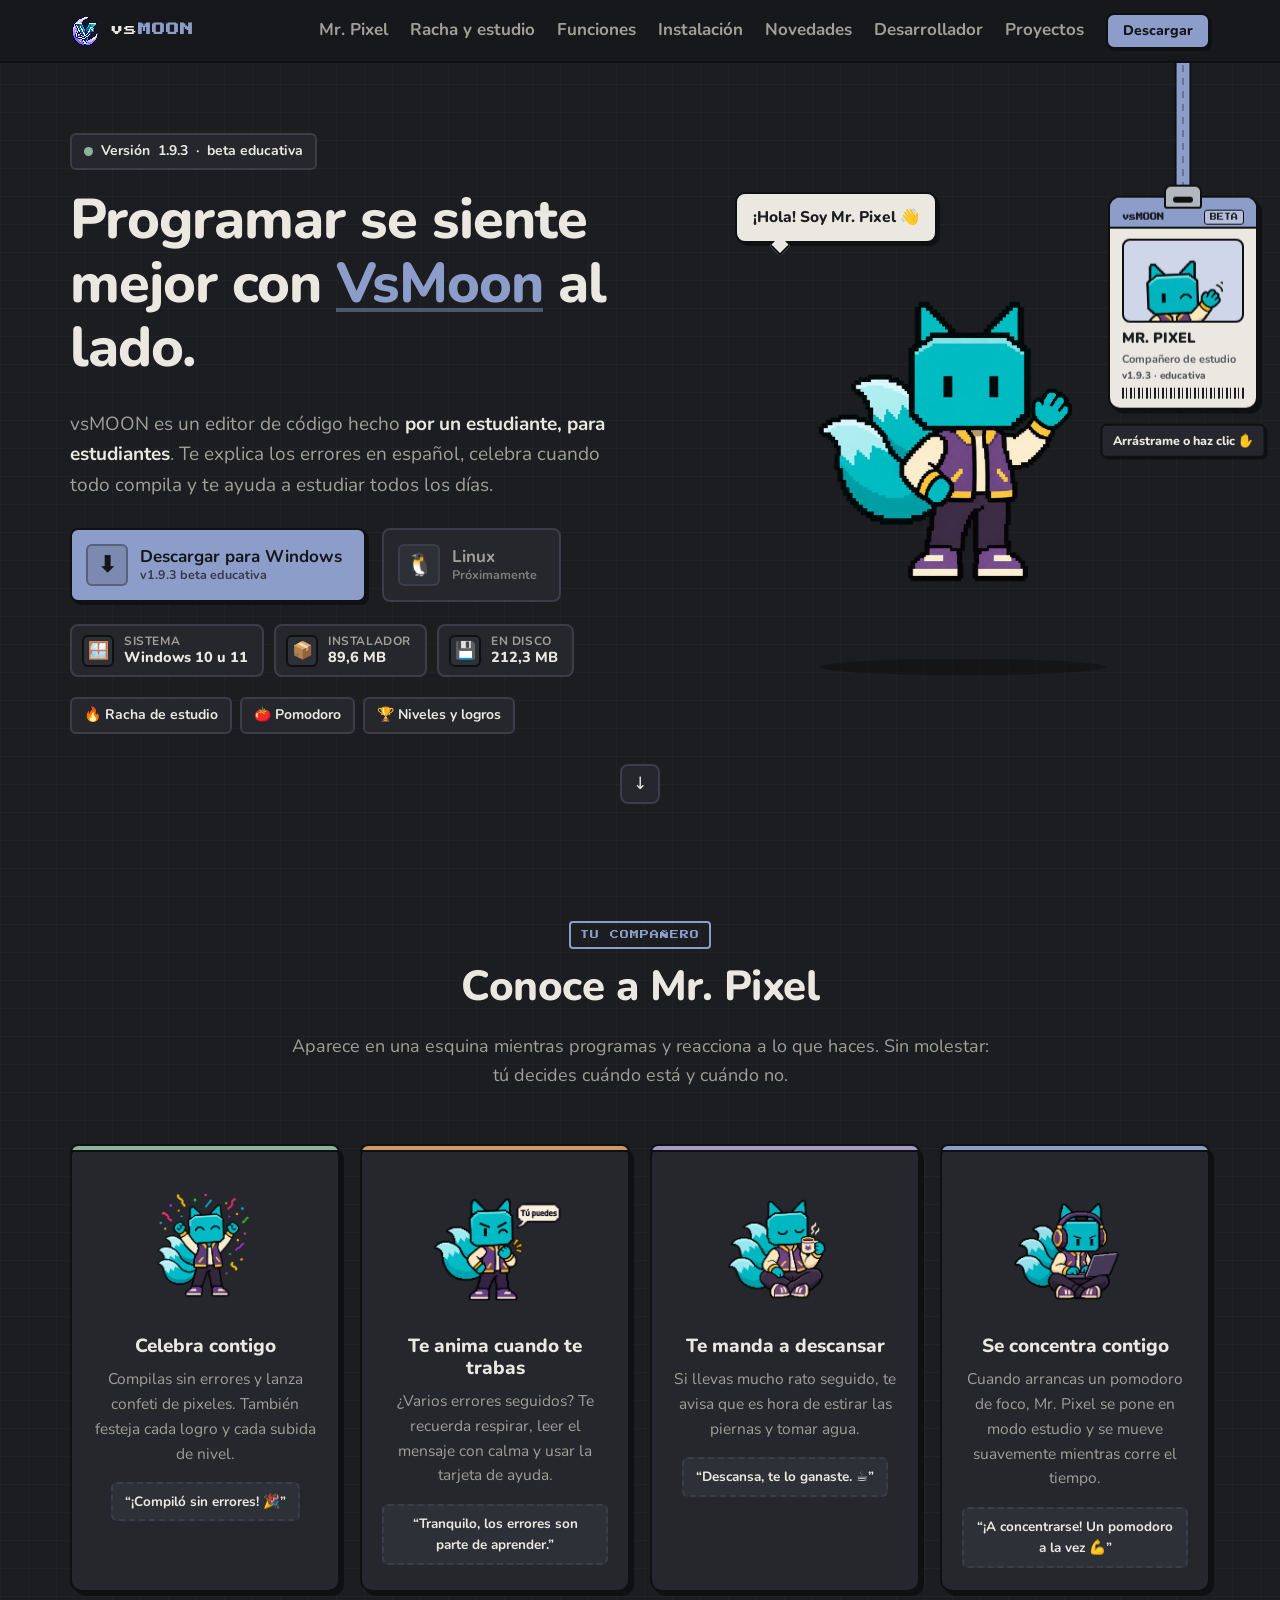
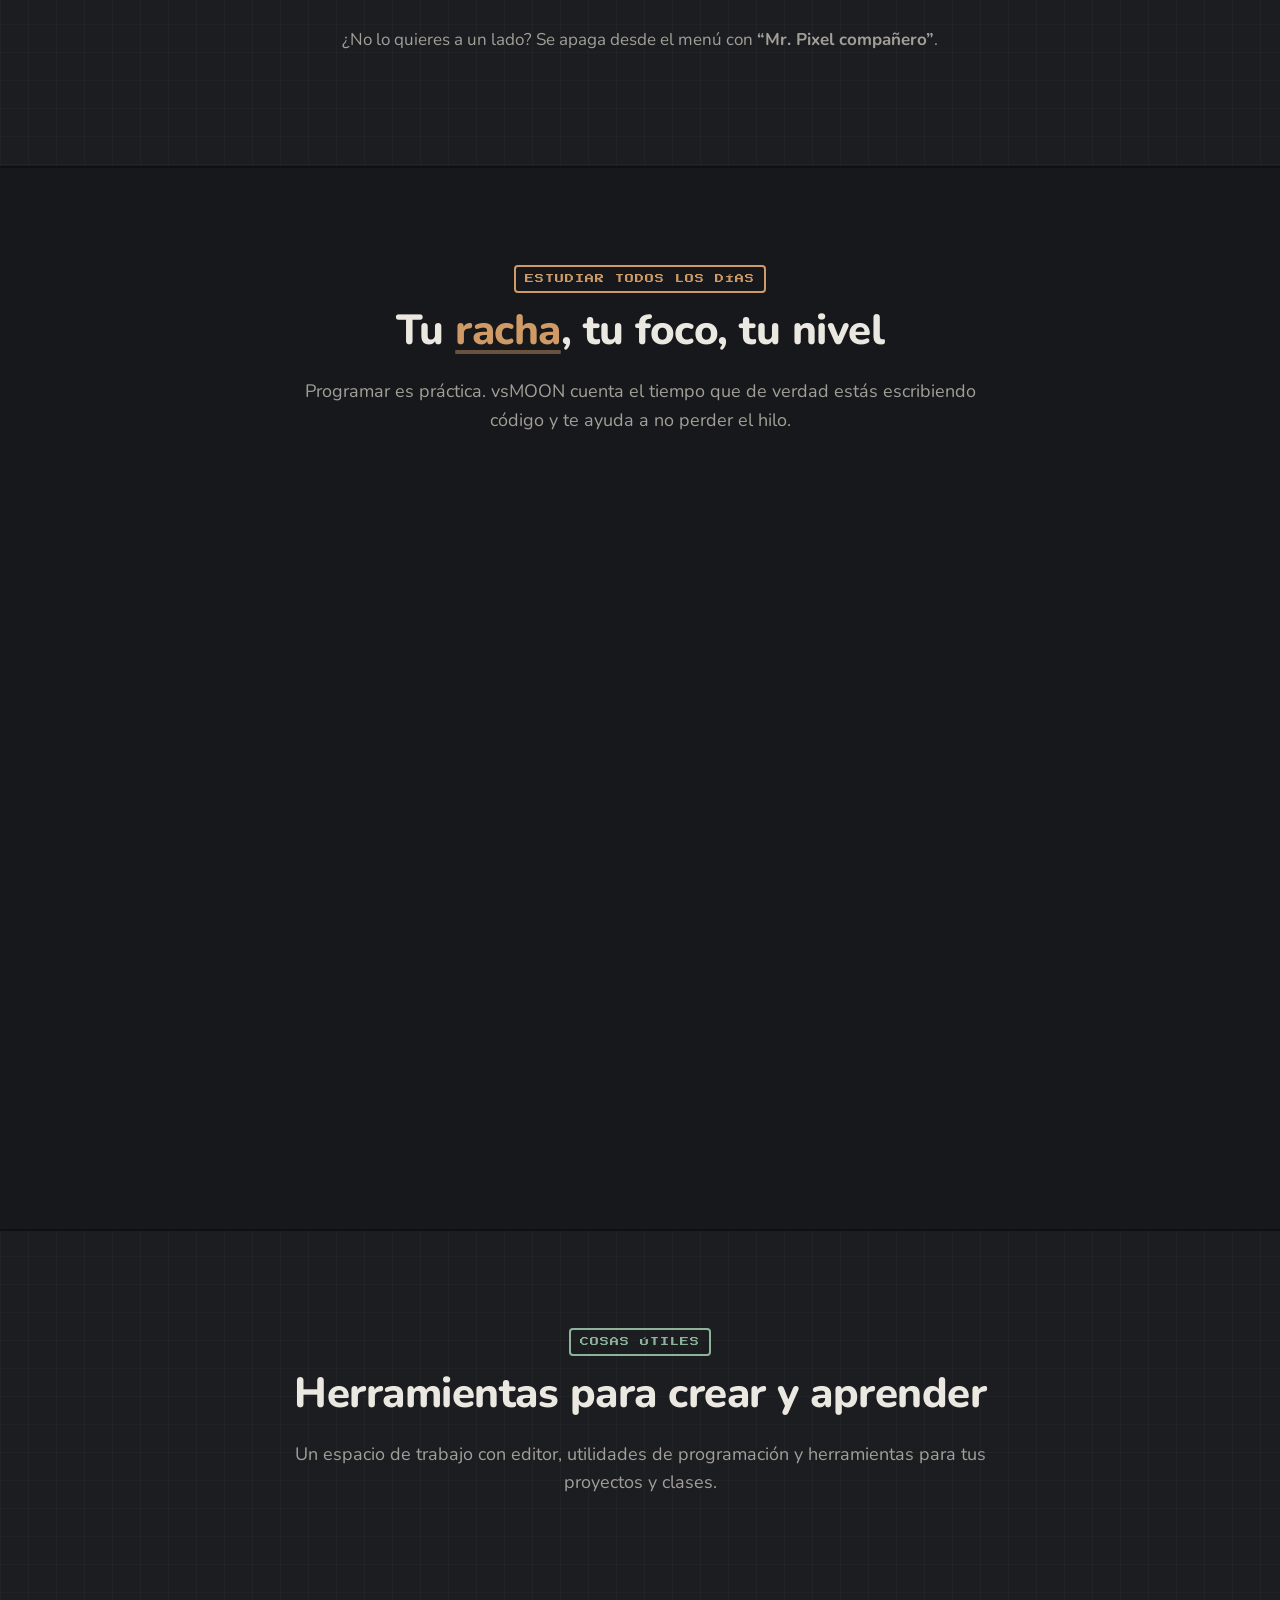
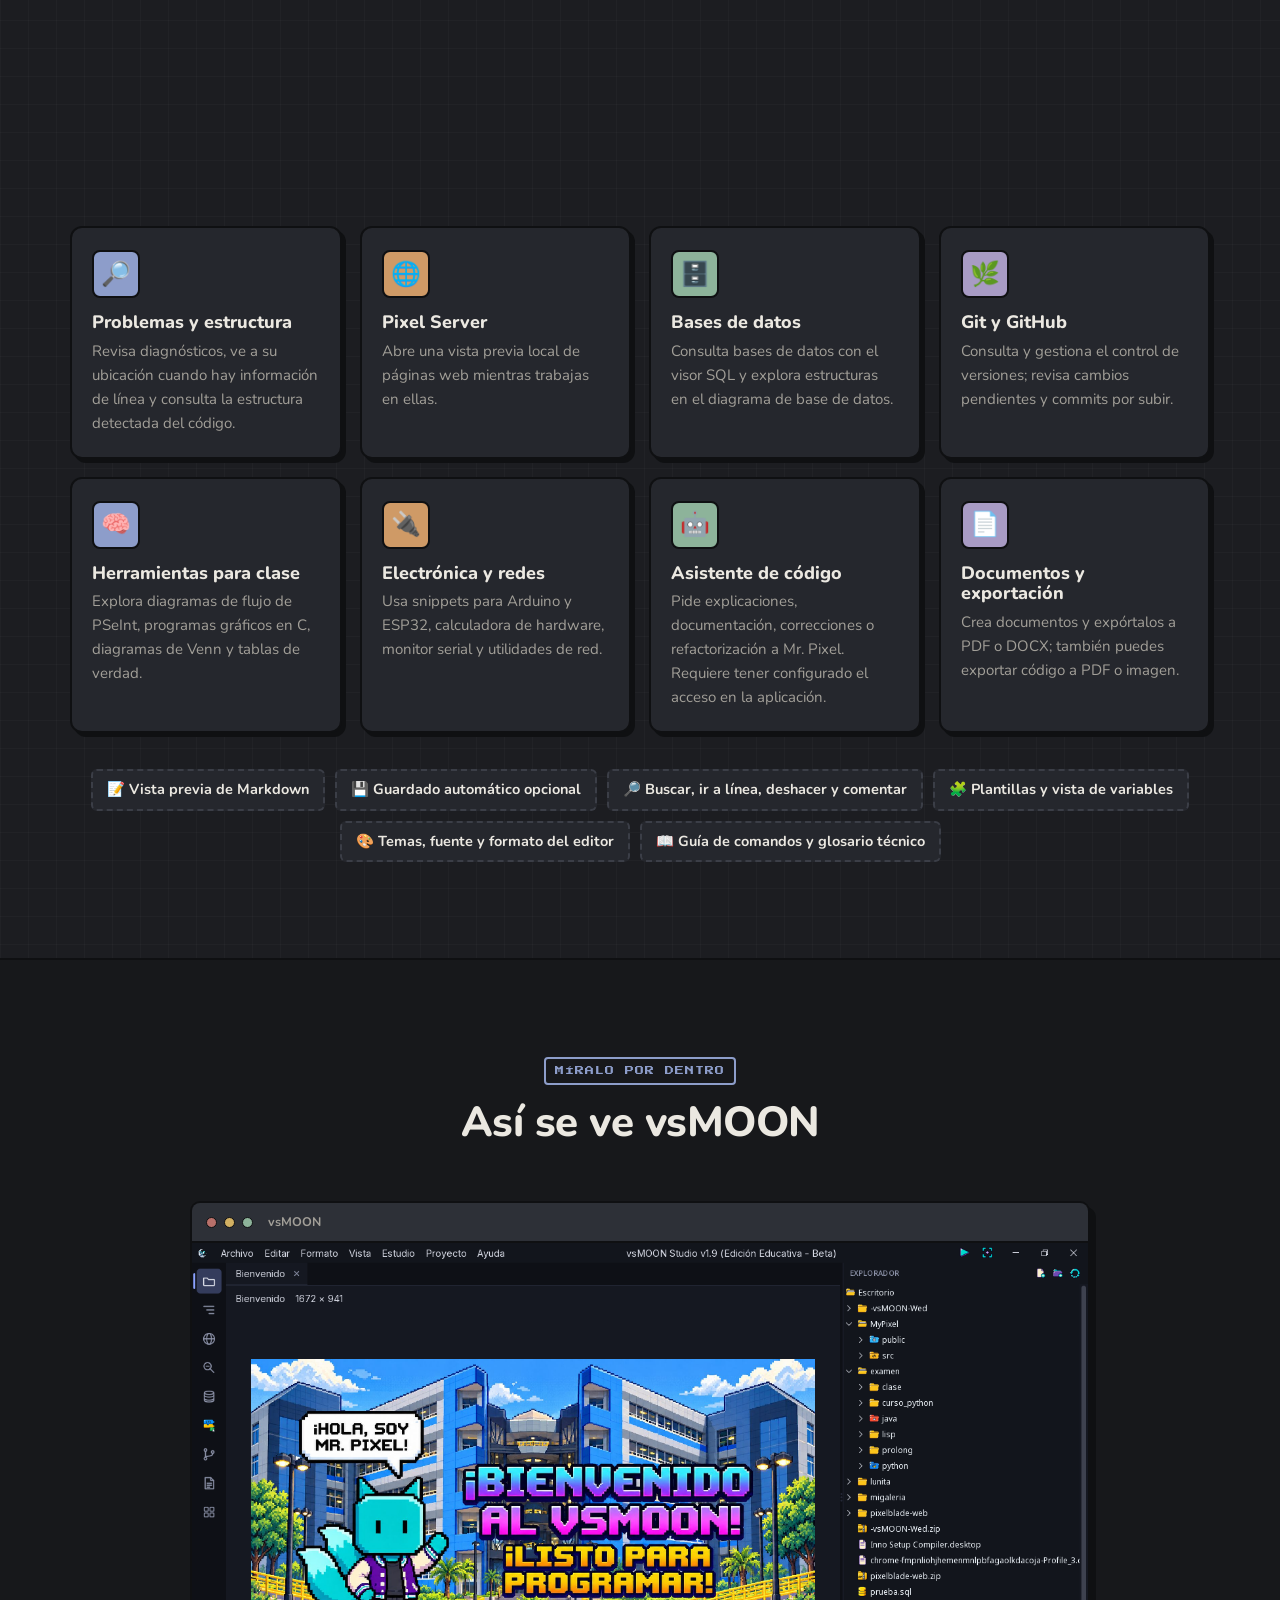
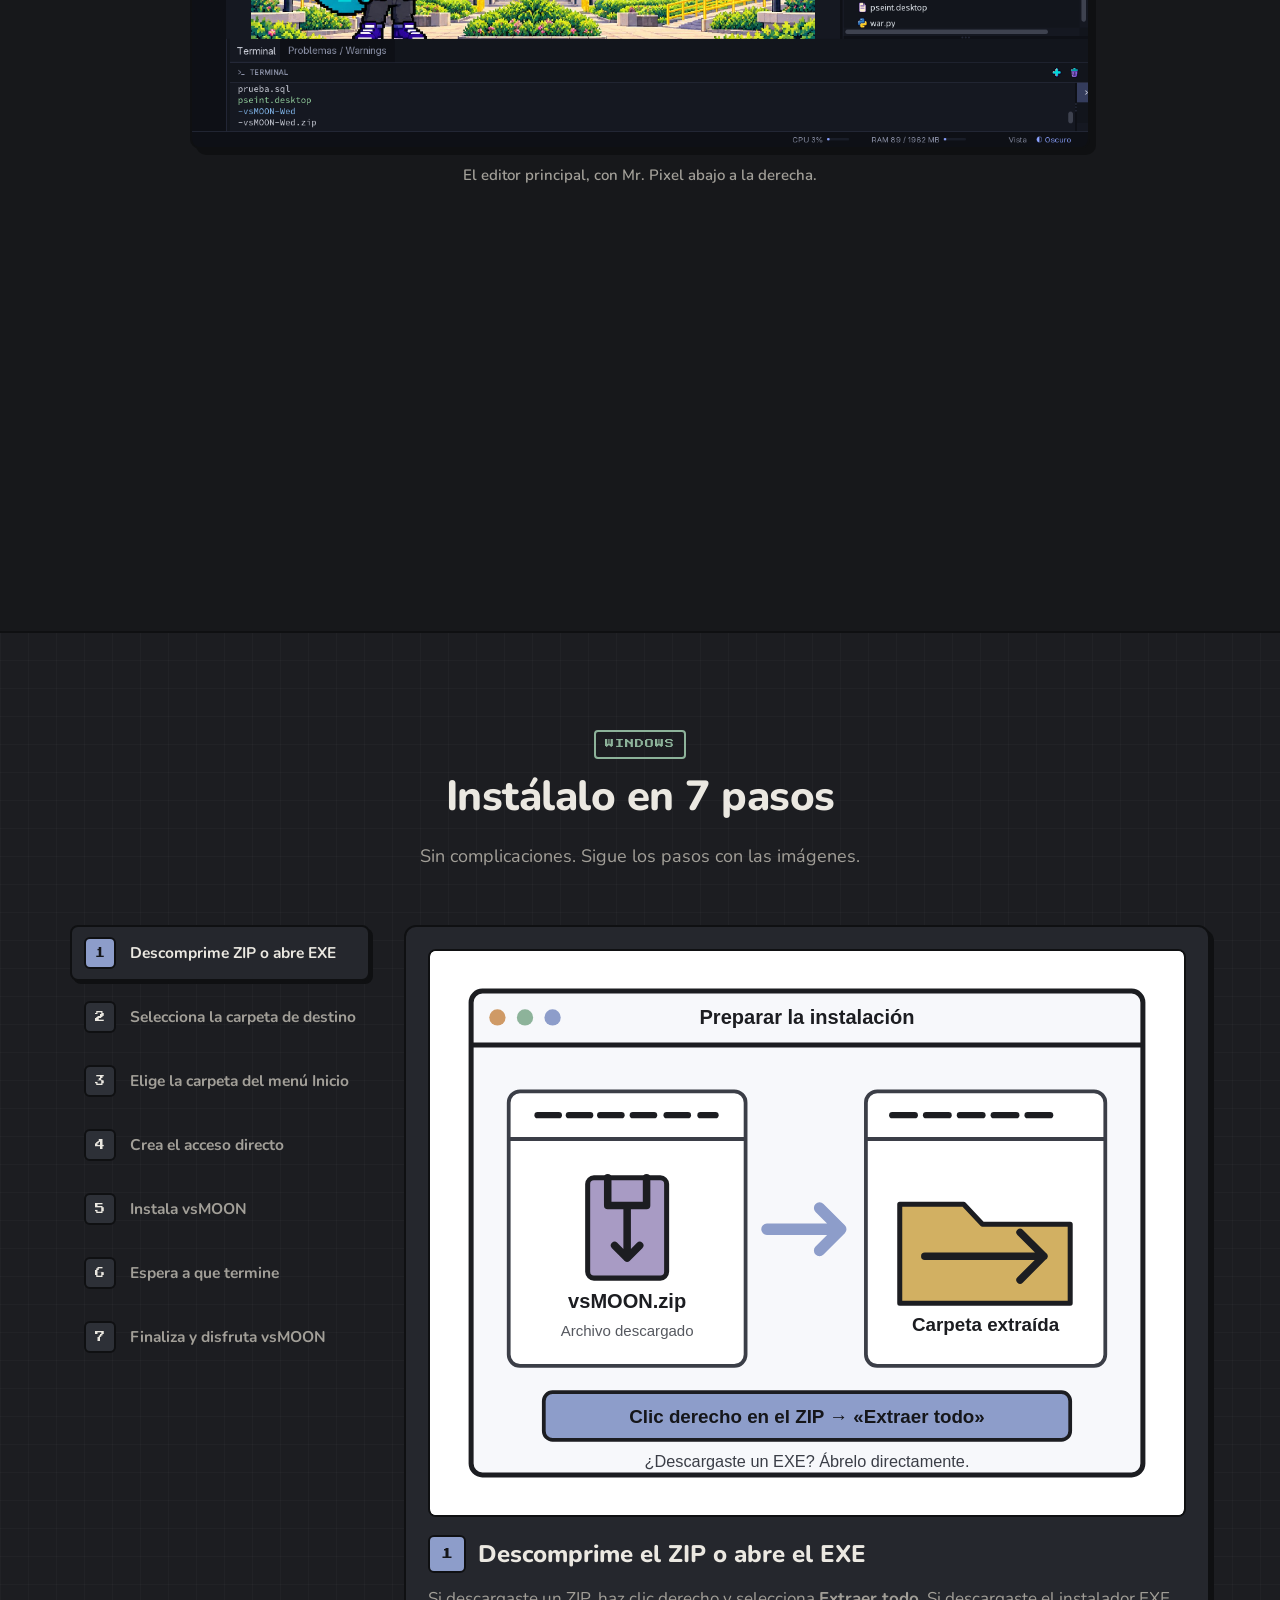
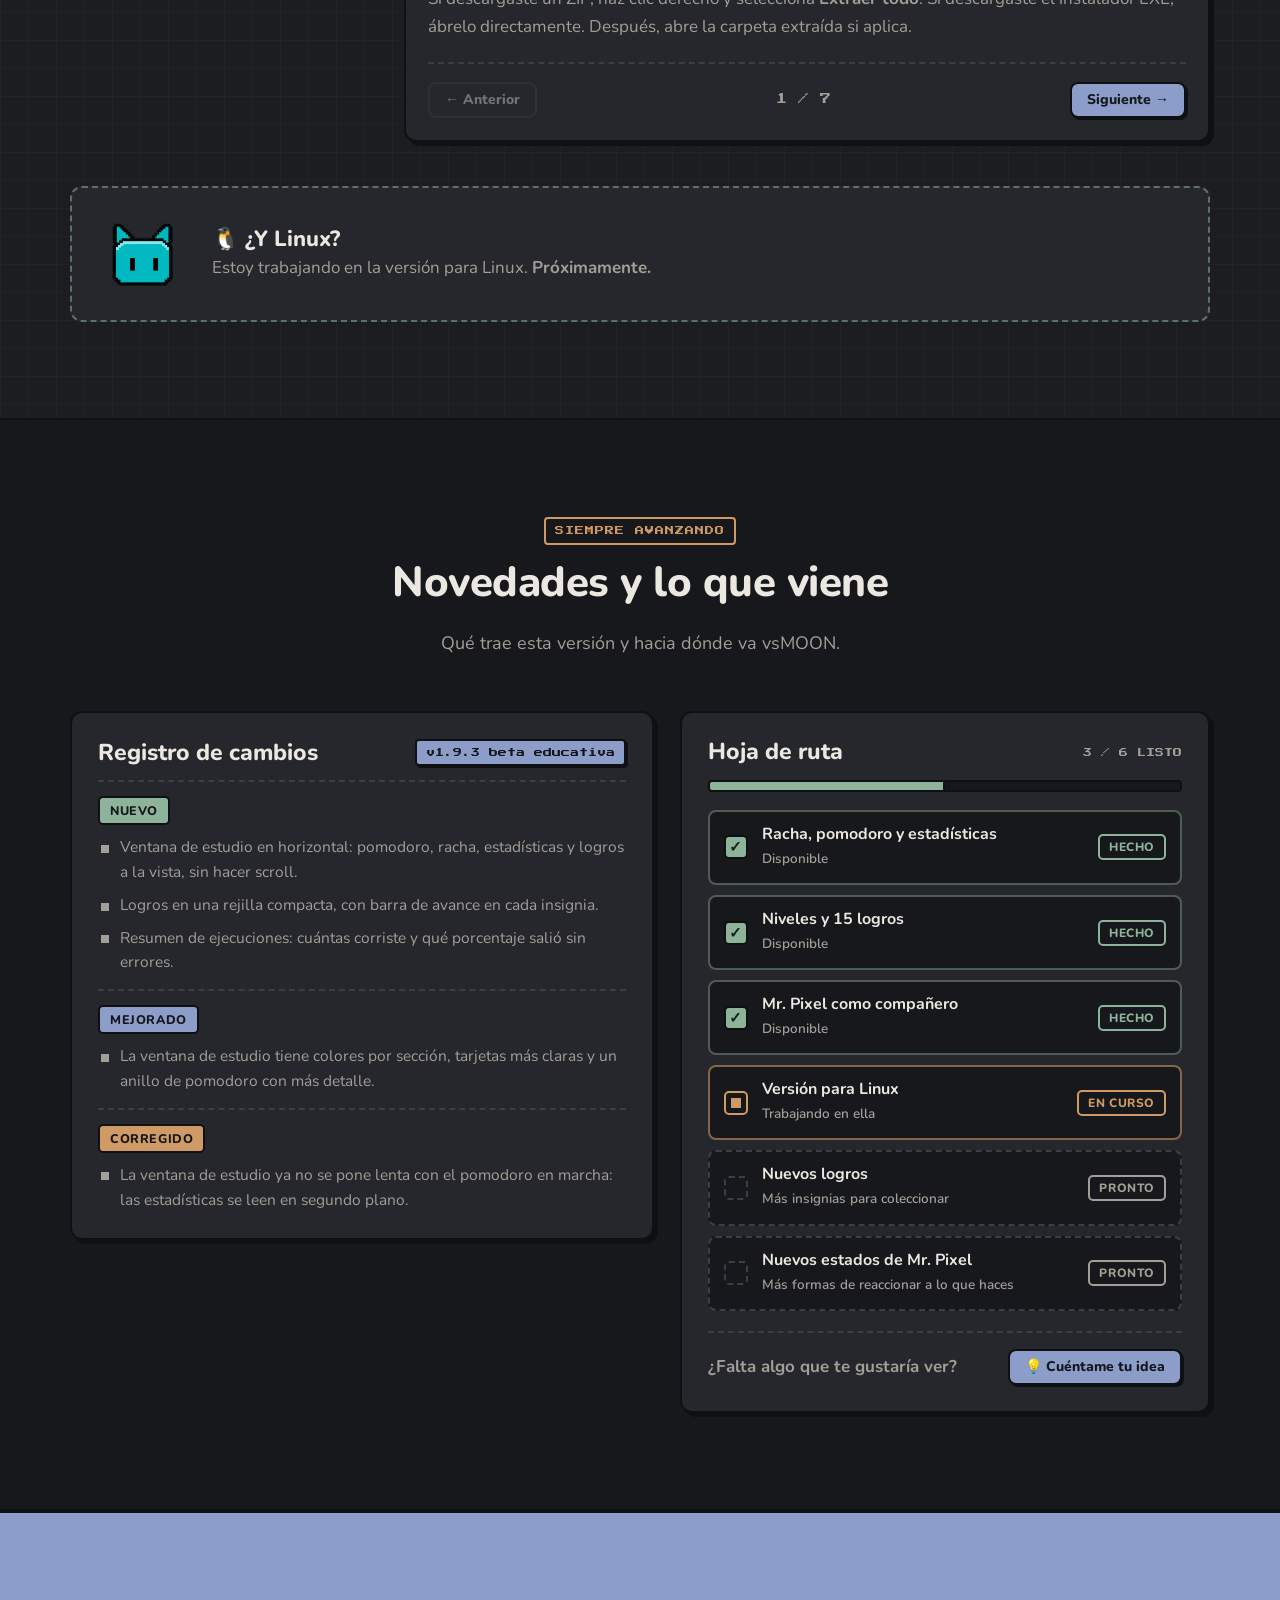
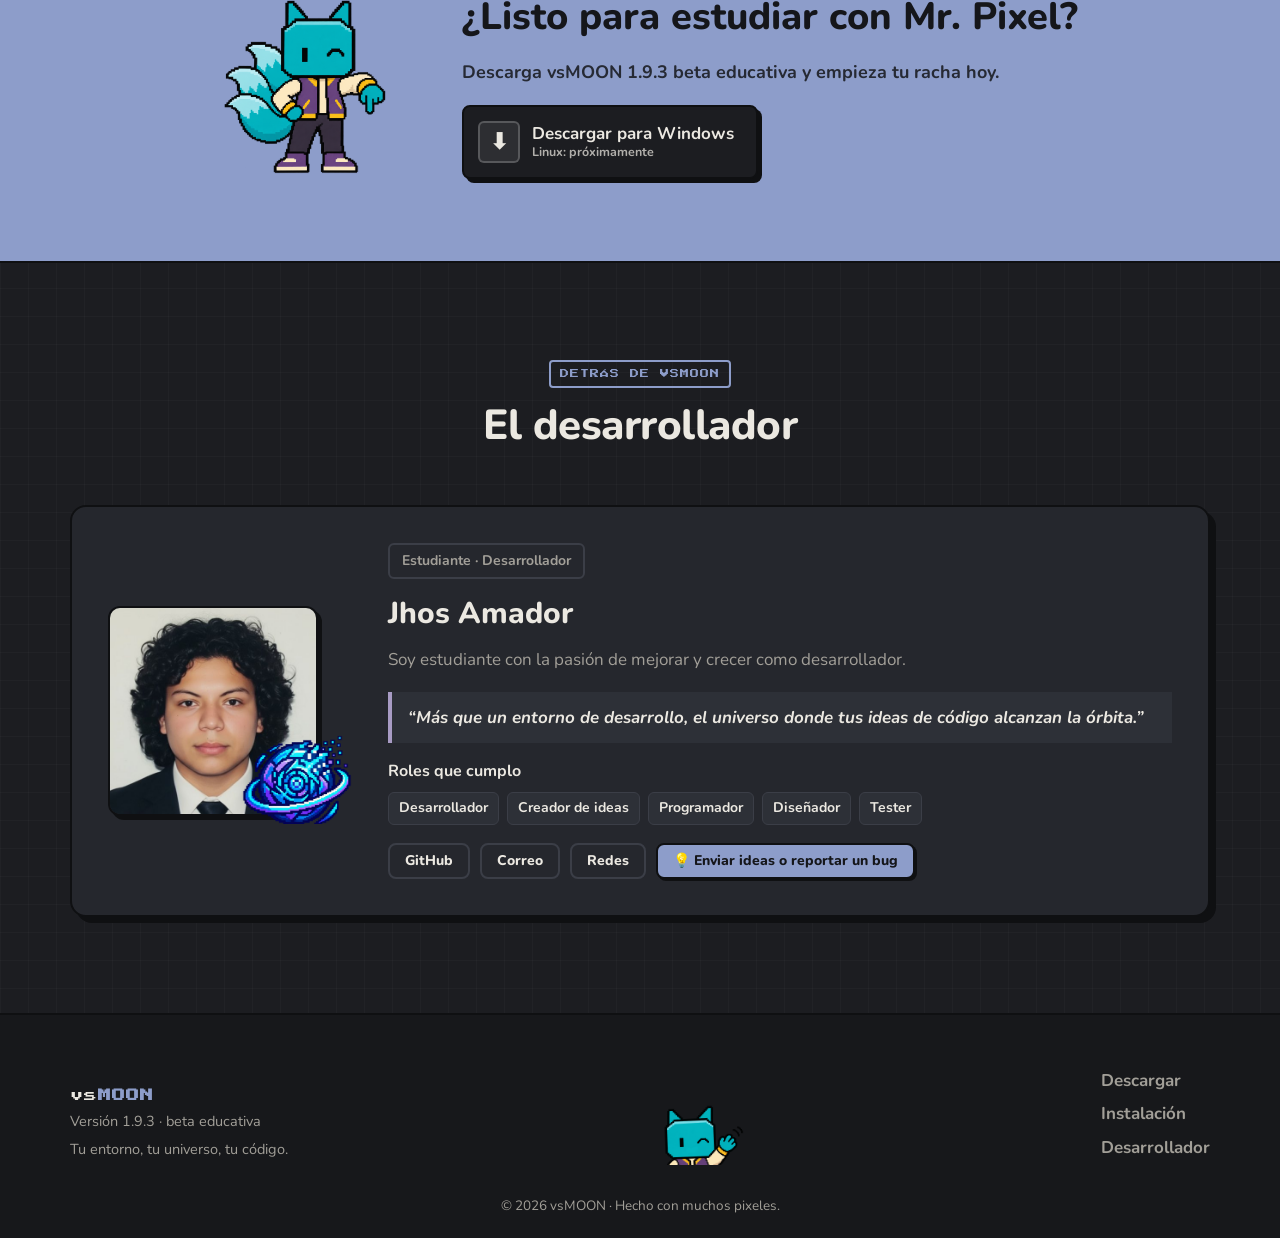
<file: index.html>
<!doctype html>
<html lang="es" class="no-js">
<head>
  <meta charset="utf-8">
  <meta name="viewport" content="width=device-width, initial-scale=1">
  <title>vsMOON · el editor con Mr. Pixel para estudiantes</title>
  <meta name="description" content="vsMOON es un editor de código hecho por un estudiante, para estudiantes. Con Mr. Pixel como compañero, racha de estudio, pomodoro, niveles y logros. Versión 1.9.1 beta educativa.">
  <meta name="theme-color" content="#1c1d21">

  <!-- ===== IMAGEN PARA COMPARTIR (WhatsApp, Discord, Telegram, Facebook, X) ===== -->
  <meta property="og:type" content="website">
  <meta property="og:site_name" content="vsMOON">
  <meta property="og:locale" content="es_ES">
  <meta property="og:title" content="vsMOON 1.9.1 beta · el editor con Mr. Pixel para estudiantes">
  <meta property="og:description" content="Un editor de código hecho por un estudiante, para estudiantes. Errores en español, racha de estudio, pomodoro, niveles y logros.">
  <meta property="og:url" content="https://css40.github.io/download-vsmoon/">
  <meta property="og:image" content="https://css40.github.io/download-vsmoon/img/compartir.png">
  <meta property="og:image:width" content="1200">
  <meta property="og:image:height" content="630">
  <meta property="og:image:alt" content="Mr. Pixel y el nombre vsMOON, versión 1.9.1 beta educativa">
  <meta name="twitter:card" content="summary_large_image">
  <meta name="twitter:title" content="vsMOON 1.9.1 beta · el editor con Mr. Pixel para estudiantes">
  <meta name="twitter:description" content="Un editor de código hecho por un estudiante, para estudiantes.">
  <meta name="twitter:image" content="https://css40.github.io/download-vsmoon/img/compartir.png">
  <link rel="icon" type="image/png" href="img/proyectos/vsmoon-android/logo.png">
  <link rel="preconnect" href="https://fonts.googleapis.com">
  <link rel="preconnect" href="https://fonts.gstatic.com" crossorigin>
  <link href="https://fonts.googleapis.com/css2?family=Nunito:wght@400;600;700;800;900&family=Press+Start+2P&display=swap" rel="stylesheet">
  <link rel="stylesheet" href="css/style.css">
  <link rel="stylesheet" href="css/extras.css">
</head>
<body>
  <!-- ============================================================ NAV -->
  <header class="nav" id="nav">
    <a class="logo" href="#inicio" aria-label="vsMOON, inicio">
      <img class="logo__img" src="img/proyectos/vsmoon-android/logo.png" alt="" width="30" height="30" data-opcional>
      <span class="logo__txt">vs<b>MOON</b></span>
    </a>
    <button class="nav__toggle" id="navToggle" aria-label="Abrir menú" aria-expanded="false"><span></span><span></span><span></span></button>
    <nav class="nav__links" id="navLinks">
      <a href="#mrpixel">Mr. Pixel</a>
      <a href="#estudio">Racha y estudio</a>
      <a href="#funciones">Funciones</a>
      <a href="#instalacion">Instalación</a>
      <a href="#novedades">Novedades</a>
      <a href="#dev">Desarrollador</a>
      <a href="proyectos.html">Proyectos</a>
      <a class="btn btn--mini" href="https://github.com/css40/download-vsmoon/releases/download/V1.9.3/Vsmoon-v1.9.3.zip" download="Vsmoon-v1.9.3.zip">Descargar</a>
    </nav>
  </header>

  <main>
    <!-- ============================================================ HERO -->
    <section class="hero" id="inicio">
      <div class="wrap hero__grid">
        <div class="hero__texto">
          <p class="chip chip--version"><span class="punto"></span> Versión <span data-version>1.9.1</span> · <span data-canal>beta educativa</span></p>
          <h1>Programar se siente mejor con <span class="resalta">VsMoon</span> al lado.</h1>
          <p class="hero__sub">vsMOON es un editor de código hecho <strong>por un estudiante, para estudiantes</strong>. Te explica los errores en español, celebra cuando todo compila y te ayuda a estudiar todos los días.</p>

          <div class="hero__cta" id="descargar">
            <a class="btn btn--grande" href="https://github.com/css40/download-vsmoon/releases/download/V1.9.3/Vsmoon-v1.9.3.zip" data-descarga-windows download="Vsmoon-v1.9.3.zip">
              <span class="btn__icono">⬇</span>
              <span class="btn__txt"><b>Descargar para Windows</b><small>v<span data-version>1.9.1</span> beta educativa</small></span>
            </a>
            <button class="btn btn--grande btn--apagado" type="button" id="btnLinux" aria-disabled="true">
              <span class="btn__icono">🐧</span>
              <span class="btn__txt"><b>Linux</b><small>Próximamente</small></span>
            </button>
          </div>

          <!-- REQUISITOS DEL SISTEMA (los valores se editan en js/extras.js) -->
          <ul class="requisitos" aria-label="Requisitos del sistema">
            <li><span aria-hidden="true">🪟</span><div><b>Sistema</b><small data-req="sistema">Windows 10 u 11</small></div></li>
            <li><span aria-hidden="true">📦</span><div><b>Instalador</b><small data-req="tamano">89,6 MB</small></div></li>
            <li><span aria-hidden="true">💾</span><div><b>En disco</b><small data-req="espacio">212,3 MB</small></div></li>
          </ul>

          <ul class="hero__datos">
            <li>🔥 Racha de estudio</li>
            <li>🍅 Pomodoro</li>
            <li>🏆 Niveles y logros</li>
          </ul>
        </div>

        <div class="hero__mascota">
          <div class="globo" id="globoPixel" role="status" aria-live="polite">
            <span id="globoTexto">¡Hola! Soy Mr. Pixel 👋</span>
          </div>
          <!-- IMAGEN 1 · Mr. Pixel grande del hero -->
          <figure class="slot slot--hero">
            <img src="img/mrpixel/hero-saludando.png" alt="Mr. Pixel saludando"
                 data-pose="Mr. Pixel de cuerpo completo, saludando con una mano y sonriendo, mirando al frente. PNG con fondo transparente, lo más grande posible (800×800).">
          </figure>
          <div class="plataforma" aria-hidden="true"></div>
        </div>
      </div>
      <a class="bajar" href="#mrpixel" aria-label="Seguir bajando">↓</a>
    </section>

    <!-- ============================================================ MR PIXEL -->
    <section class="seccion" id="mrpixel">
      <div class="wrap">
        <header class="seccion__cab">
          <p class="etiqueta">Tu compañero</p>
          <h2>Conoce a Mr. Pixel</h2>
          <p class="seccion__sub">Aparece en una esquina mientras programas y reacciona a lo que haces. Sin molestar: tú decides cuándo está y cuándo no.</p>
        </header>

        <div class="pixel-grid">
          <article class="estado estado--feliz reveal">
            <!-- IMAGEN 2 -->
            <figure class="slot slot--estado">
              <img src="img/mrpixel/feliz.png" alt="Mr. Pixel celebrando"
                   data-pose="Celebrando con los dos brazos arriba, boca abierta de alegría, ojos cerrados de felicidad. Confeti de pixeles alrededor. (400×400, fondo transparente)">
            </figure>
            <h3>Celebra contigo</h3>
            <p>Compilas sin errores y lanza confeti de pixeles. También festeja cada logro y cada subida de nivel.</p>
            <span class="burbuja">“¡Compiló sin errores! 🎉”</span>
          </article>

          <article class="estado estado--animo reveal">
            <!-- IMAGEN 3 -->
            <figure class="slot slot--estado">
              <img src="img/mrpixel/animo.png" alt="Mr. Pixel animando"
                   data-pose="Con el puño cerrado frente al pecho, cejas decididas y una sonrisa de medio lado, guiñando un ojo. Cara de “tú puedes”. (400×400, fondo transparente)">
            </figure>
            <h3>Te anima cuando te trabas</h3>
            <p>¿Varios errores seguidos? Te recuerda respirar, leer el mensaje con calma y usar la tarjeta de ayuda.</p>
            <span class="burbuja">“Tranquilo, los errores son parte de aprender.”</span>
          </article>

          <article class="estado estado--descanso reveal">
            <!-- IMAGEN 4 -->
            <figure class="slot slot--estado">
              <img src="img/mrpixel/descanso.png" alt="Mr. Pixel descansando"
                   data-pose="Sentado relajado con una taza de café humeante entre las manos, ojos entrecerrados y tranquilos, quizás estirando un brazo. (400×400, fondo transparente)">
            </figure>
            <h3>Te manda a descansar</h3>
            <p>Si llevas mucho rato seguido, te avisa que es hora de estirar las piernas y tomar agua.</p>
            <span class="burbuja">“Descansa, te lo ganaste. ☕”</span>
          </article>

          <article class="estado estado--foco reveal">
            <!-- IMAGEN 5 -->
            <figure class="slot slot--estado">
              <img src="img/mrpixel/concentrado.png" alt="Mr. Pixel concentrado"
                   data-pose="Con audífonos puestos frente a una laptop pequeña, mirada fija en la pantalla, ceño ligeramente fruncido, muy concentrado. (400×400, fondo transparente)">
            </figure>
            <h3>Se concentra contigo</h3>
            <p>Cuando arrancas un pomodoro de foco, Mr. Pixel se pone en modo estudio y se mueve suavemente mientras corre el tiempo.</p>
            <span class="burbuja">“¡A concentrarse! Un pomodoro a la vez 💪”</span>
          </article>
        </div>

        <p class="nota-centro">¿No lo quieres a un lado? Se apaga desde el menú con <b>“Mr. Pixel compañero”</b>.</p>
      </div>
    </section>

    <!-- ============================================================ ESTUDIO / RACHA -->
    <section class="seccion seccion--oscura" id="estudio">
      <div class="wrap">
        <header class="seccion__cab">
          <p class="etiqueta etiqueta--naranja">Estudiar todos los días</p>
          <h2>Tu <span class="resalta resalta--fuego">racha</span>, tu foco, tu nivel</h2>
          <p class="seccion__sub">Programar es práctica. vsMOON cuenta el tiempo que de verdad estás escribiendo código y te ayuda a no perder el hilo.</p>
        </header>

        <div class="estudio-grid">
          <div class="estudio-info">
            <!-- RACHA -->
            <div class="racha reveal">
              <div class="racha__cab">
                <!-- IMAGEN 6 -->
                <figure class="slot slot--mini">
                  <img src="img/mrpixel/racha.png" alt="Mr. Pixel con una llama"
                       data-pose="Orgulloso, sosteniendo una llama de pixeles en la mano (o con fuego pixelado detrás), con una sonrisa segura. (300×300, fondo transparente)">
                </figure>
                <div>
                  <h3><span class="fuego">🔥</span> Racha de estudio</h3>
                  <p>Practica un día tras otro y no rompas la cadena. Si hoy todavía no practicaste, la racha de ayer sigue viva.</p>
                </div>
              </div>
              <div class="racha__dias" id="rachaDias" aria-label="Ejemplo de siete días de racha">
                <button type="button" class="dia" data-d="L"><span>L</span></button>
                <button type="button" class="dia" data-d="M"><span>M</span></button>
                <button type="button" class="dia" data-d="X"><span>X</span></button>
                <button type="button" class="dia" data-d="J"><span>J</span></button>
                <button type="button" class="dia" data-d="V"><span>V</span></button>
                <button type="button" class="dia" data-d="S"><span>S</span></button>
                <button type="button" class="dia" data-d="D"><span>D</span></button>
              </div>
              <p class="racha__pie"><b id="rachaNum">0</b> días de racha <small>(toca los días, es una demo)</small></p>
            </div>

            <ul class="lista-iconos">
              <li class="reveal"><span>🍅</span><div><b>Pomodoro integrado</b><p>Foco y descanso con un anillo de progreso. Tú eliges los minutos.</p></div></li>
              <li class="reveal"><span>📊</span><div><b>Tus estadísticas</b><p>Minutos de hoy, los últimos 7 días y tiempo por lenguaje. El tiempo solo cuenta cuando de verdad estás practicando.</p></div></li>
              <li class="reveal"><span>⭐</span><div><b>Niveles</b><p>Sube de <i>Novato</i> a <i>Leyenda</i> con tu práctica. Cada minuto, ejecución y error corregido suma experiencia.</p></div></li>
              <li class="reveal"><span>🏅</span><div><b>15 logros</b><p>Insignias de bronce, plata y oro: “Primer programa”, “7 días de racha”, “100 errores corregidos”…</p></div></li>
            </ul>
          </div>

          <div class="estudio-captura reveal">
            <div class="ventana">
              <div class="ventana__barra"><i></i><i></i><i></i><span>Estudio · Pomodoro y estadísticas</span></div>
              <!-- CAPTURA · Ventana de estudio (ya incluida; reemplázala por tu captura real si quieres) -->
              <img src="img/capturas/estudio-pomodoro.png" alt="Ventana de estudio de vsMOON con pomodoro, racha, gráfica semanal y logros"
                   data-pose="Captura de la ventana “Pomodoro y estadísticas” con el sticker de Mr. Pixel.">
            </div>
            <div class="niveles">
              <span class="insignia insignia--bronce">Bronce</span>
              <span class="insignia insignia--plata">Plata</span>
              <span class="insignia insignia--oro">Oro</span>
            </div>
          </div>
        </div>
      </div>
    </section>

    <!-- ============================================================ FUNCIONES -->
    <section class="seccion" id="funciones">
      <div class="wrap">
        <header class="seccion__cab">
          <p class="etiqueta etiqueta--verde">Cosas útiles</p>
          <h2>Herramientas para crear y aprender</h2>
          <p class="seccion__sub">Un espacio de trabajo con editor, utilidades de programación y herramientas para tus proyectos y clases.</p>
        </header>

        <div class="funciones">
          <article class="func reveal"><span class="func__ico">⌨️</span><h3>Editor con pestañas</h3><p>Edita varios archivos y usa resaltado de sintaxis en los lenguajes compatibles, como Python, JavaScript, HTML, CSS, C++ y Java.</p></article>
          <article class="func reveal"><span class="func__ico">🗂️</span><h3>Archivos y carpetas</h3><p>Abre archivos o carpetas de proyecto, navega con el explorador y trabaja en varias pestañas.</p></article>
          <article class="func reveal"><span class="func__ico">▶️</span><h3>Ejecuta y depura</h3><p>Ejecuta el documento activo cuando el lenguaje y el entorno están disponibles. Depura paso a paso programas de Python y PSeInt.</p></article>
          <article class="func reveal"><span class="func__ico">💻</span><h3>Terminal integrada</h3><p>Ejecuta comandos desde el espacio de trabajo y amplía la terminal cuando necesites más espacio.</p></article>
          <article class="func reveal"><span class="func__ico">🔎</span><h3>Problemas y estructura</h3><p>Revisa diagnósticos, ve a su ubicación cuando hay información de línea y consulta la estructura detectada del código.</p></article>
          <article class="func reveal"><span class="func__ico">🌐</span><h3>Pixel Server</h3><p>Abre una vista previa local de páginas web mientras trabajas en ellas.</p></article>
          <article class="func reveal"><span class="func__ico">🗄️</span><h3>Bases de datos</h3><p>Consulta bases de datos con el visor SQL y explora estructuras en el diagrama de base de datos.</p></article>
          <article class="func reveal"><span class="func__ico">🌿</span><h3>Git y GitHub</h3><p>Consulta y gestiona el control de versiones; revisa cambios pendientes y commits por subir.</p></article>
          <article class="func reveal"><span class="func__ico">🧠</span><h3>Herramientas para clase</h3><p>Explora diagramas de flujo de PSeInt, programas gráficos en C, diagramas de Venn y tablas de verdad.</p></article>
          <article class="func reveal"><span class="func__ico">🔌</span><h3>Electrónica y redes</h3><p>Usa snippets para Arduino y ESP32, calculadora de hardware, monitor serial y utilidades de red.</p></article>
          <article class="func reveal"><span class="func__ico">🤖</span><h3>Asistente de código</h3><p>Pide explicaciones, documentación, correcciones o refactorización a Mr. Pixel. Requiere tener configurado el acceso en la aplicación.</p></article>
          <article class="func reveal"><span class="func__ico">📄</span><h3>Documentos y exportación</h3><p>Crea documentos y expórtalos a PDF o DOCX; también puedes exportar código a PDF o imagen.</p></article>
        </div>

        <ul class="mini-lista reveal">
          <li>📝 Vista previa de Markdown</li>
          <li>💾 Guardado automático opcional</li>
          <li>🔎 Buscar, ir a línea, deshacer y comentar</li>
          <li>🧩 Plantillas y vista de variables</li>
          <li>🎨 Temas, fuente y formato del editor</li>
          <li>📖 Guía de comandos y glosario técnico</li>
        </ul>
      </div>
    </section>

    <!-- ============================================================ CAPTURAS -->
    <section class="seccion seccion--oscura" id="capturas">
      <div class="wrap">
        <header class="seccion__cab">
          <p class="etiqueta">Míralo por dentro</p>
          <h2>Así se ve vsMOON</h2>
        </header>

        <div class="galeria">
          <figure class="captura captura--grande reveal">
            <div class="ventana"><div class="ventana__barra"><i></i><i></i><i></i><span>vsMOON</span></div>
              <!-- CAPTURA 1 -->
              <img src="img/capturas/editor-principal.png" alt="Editor principal de vsMOON"
                   data-pose="Captura del editor principal con código abierto, el explorador a la izquierda y Mr. Pixel abajo a la derecha. (1600×900)">
            </div>
            <figcaption>El editor principal, con Mr. Pixel abajo a la derecha.</figcaption>
          </figure>
          <figure class="captura reveal">
            <div class="ventana"><div class="ventana__barra"><i></i><i></i><i></i><span>Problemas</span></div>
              <!-- CAPTURA 2 -->
              <img src="img/capturas/errores-espanol.png" alt="Errores explicados en español"
                   data-pose="Captura de la tarjeta de errores / Problemas con un error explicado en español y la corrección automática. (1000×700)">
            </div>
            <figcaption>Errores explicados en español.</figcaption>
          </figure>
          <figure class="captura reveal">
            <div class="ventana"><div class="ventana__barra"><i></i><i></i><i></i><span>Vista previa</span></div>
              <!-- CAPTURA 3 -->
              <img src="img/capturas/vista-previa.png" alt="Vista previa en vivo"
                   data-pose="Captura de la vista previa en vivo (Pixel Server Preview) junto al código HTML. (1000×700)">
            </div>
            <figcaption>Vista previa en vivo.</figcaption>
          </figure>
          <figure class="captura reveal">
            <div class="ventana"><div class="ventana__barra"><i></i><i></i><i></i><span>Estudio</span></div>
              <img src="img/capturas/estudio-listo.png" alt="Ventana de estudio con el pomodoro listo"
                   data-pose="Captura de la ventana de estudio con el pomodoro en reposo.">
            </div>
            <figcaption>Tu panel de estudio, listo para empezar.</figcaption>
          </figure>
        </div>
      </div>
    </section>

    <!-- ============================================================ INSTALACION -->
    <section class="seccion" id="instalacion">
      <div class="wrap">
        <header class="seccion__cab">
          <p class="etiqueta etiqueta--verde">Windows</p>
          <h2>Instálalo en 7 pasos</h2>
          <p class="seccion__sub">Sin complicaciones. Sigue los pasos con las imágenes.</p>
        </header>

        <div class="pasos" id="pasos">
          <ol class="pasos__lista" id="pasosLista">
            <!-- el JS la llena con los títulos -->
          </ol>

          <div class="pasos__escena">
            <!-- ============ PASO 1 ============ -->
            <article class="paso" data-titulo="Descomprime ZIP o abre EXE">
              <figure class="slot slot--paso"><img src="img/instalacion/paso-1.svg" alt="Ejemplo de un archivo ZIP de vsMOON y la opción para extraerlo" data-pose="Ilustración del archivo ZIP de vsMOON y la opción Extraer todo."></figure>
              <h3><span class="num">1</span> Descomprime el ZIP o abre el EXE</h3>
              <p>Si descargaste un ZIP, haz clic derecho y selecciona <b>Extraer todo</b>. Si descargaste el instalador EXE, ábrelo directamente. Después, abre la carpeta extraída si aplica.</p>
            </article>
            <!-- ============ PASO 2 ============ -->
            <article class="paso" data-titulo="Selecciona la carpeta de destino">
              <figure class="slot slot--paso"><img src="img/instalacion/paso-2.png" alt="Asistente de instalación: selección de la carpeta de destino" data-pose="Captura del paso 2: selección de la carpeta de destino de vsMOON. (1280×720)"></figure>
              <h3><span class="num">2</span> Selecciona la carpeta de destino</h3>
              <p>Deja la carpeta de destino predeterminada o pulsa <b>Examinar</b> para elegir otra. Cuando estés listo, pulsa <b>Siguiente</b>.</p>
            </article>
            <!-- ============ PASO 3 ============ -->
            <article class="paso" data-titulo="Elige la carpeta del menú Inicio">
              <figure class="slot slot--paso"><img src="img/instalacion/paso-3.png" alt="Asistente de instalación: selección de la carpeta del menú Inicio" data-pose="Captura del paso 3: selección de la carpeta del menú Inicio para los accesos directos. (1280×720)"></figure>
              <h3><span class="num">3</span> Selecciona la carpeta del menú Inicio</h3>
              <p>Puedes dejar <b>vsMOON</b> como nombre de la carpeta de accesos directos. Pulsa <b>Siguiente</b> para continuar.</p>
            </article>
            <!-- ============ PASO 4 ============ -->
            <article class="paso" data-titulo="Crea el acceso directo">
              <figure class="slot slot--paso"><img src="img/instalacion/paso-4.png" alt="Asistente de instalación: opción para crear un acceso directo en el escritorio" data-pose="Captura del paso 4: opción para crear un acceso directo en el escritorio. (1280×720)"></figure>
              <h3><span class="num">4</span> Crea el acceso directo</h3>
              <p>Marca <b>Crear un acceso directo en el escritorio</b> si quieres tenerlo a mano. Después, pulsa <b>Siguiente</b>.</p>
            </article>
            <!-- ============ PASO 5 ============ -->
            <article class="paso" data-titulo="Instala vsMOON">
              <figure class="slot slot--paso"><img src="img/instalacion/paso-5.png" alt="Asistente de instalación: resumen antes de instalar vsMOON" data-pose="Captura del paso 5: resumen de la configuración antes de instalar. (1280×720)"></figure>
              <h3><span class="num">5</span> Listo para instalar</h3>
              <p>Revisa las opciones elegidas y pulsa <b>Instalar</b> para comenzar.</p>
            </article>
            <!-- ============ PASO 6 ============ -->
            <article class="paso" data-titulo="Espera a que termine">
              <figure class="slot slot--paso"><img src="img/instalacion/paso-6.png" alt="Asistente de instalación: progreso de instalación de vsMOON" data-pose="Captura del paso 6: progreso de instalación de vsMOON. (1280×720)"></figure>
              <h3><span class="num">6</span> Espera a que termine</h3>
              <p>El asistente copiará los archivos necesarios. Espera a que finalice; no cierres la ventana durante el proceso.</p>
            </article>
            <!-- ============ PASO 7 ============ -->
            <article class="paso" data-titulo="Finaliza y disfruta vsMOON">
              <figure class="slot slot--paso"><img src="img/instalacion/paso-7.png" alt="Asistente de instalación: vsMOON instalado y listo para abrir" data-pose="Captura del paso 7: instalación finalizada, con la opción de ejecutar vsMOON y el botón Finalizar. (1280×720)"></figure>
              <h3><span class="num">7</span> Finaliza y disfruta de vsMOON</h3>
              <p>Pulsa <b>Finalizar</b> y abre vsMOON desde el acceso directo o el menú Inicio. ¡A disfrutar!</p>
            </article>

            <div class="pasos__ctrl">
              <button class="btn btn--mini btn--fantasma" id="pasoPrev" type="button">← Anterior</button>
              <span class="pasos__cont" id="pasoCont">1 / 7</span>
              <button class="btn btn--mini" id="pasoNext" type="button">Siguiente →</button>
            </div>
          </div>
        </div>

        <!-- Linux -->
        <div class="linux reveal">
          <!-- IMAGEN 7 -->
          <figure class="slot slot--mini">
            <img src="img/mrpixel/linux.png" alt="Mr. Pixel durmiendo con un pingüino"
                 data-pose="Mr. Pixel dormido o bostezando abrazando un pingüino de pixeles (Linux), con “zZz” flotando. Transmite “ya casi, estoy preparándolo”. (400×400, fondo transparente)">
          </figure>
          <div>
            <h3>🐧 ¿Y Linux?</h3>
            <p>Estoy trabajando en la versión para Linux. <b>Próximamente.</b></p>
          </div>
        </div>
      </div>
    </section>

    <!-- ============================================================ NOVEDADES: REGISTRO DE CAMBIOS + HOJA DE RUTA -->
    <section class="seccion seccion--oscura" id="novedades">
      <div class="wrap">
        <header class="seccion__cab">
          <p class="etiqueta etiqueta--naranja">Siempre avanzando</p>
          <h2>Novedades y lo que viene</h2>
          <p class="seccion__sub">Qué trae esta versión y hacia dónde va vsMOON.</p>
        </header>

        <div class="novedades">
          <!-- ======== REGISTRO DE CAMBIOS ======== -->
          <article class="cambios reveal">
            <header class="cambios__cab">
              <h3>Registro de cambios</h3>
              <span class="version-tag">v<span data-version>1.9.1</span> <span data-canal>beta educativa</span></span>
            </header>
            <p class="cambios__fecha" data-fecha-version hidden></p>

            <div class="cambios__grupo">
              <h4><span class="tag tag--nuevo">Nuevo</span></h4>
              <ul>
                <li>Ventana de estudio en horizontal: pomodoro, racha, estadísticas y logros a la vista, sin hacer scroll.</li>
                <li>Logros en una rejilla compacta, con barra de avance en cada insignia.</li>
                <li>Resumen de ejecuciones: cuántas corriste y qué porcentaje salió sin errores.</li>
              </ul>
            </div>
            <div class="cambios__grupo">
              <h4><span class="tag tag--mejora">Mejorado</span></h4>
              <ul>
                <li>La ventana de estudio tiene colores por sección, tarjetas más claras y un anillo de pomodoro con más detalle.</li>
              </ul>
            </div>
            <div class="cambios__grupo">
              <h4><span class="tag tag--fix">Corregido</span></h4>
              <ul>
                <li>La ventana de estudio ya no se pone lenta con el pomodoro en marcha: las estadísticas se leen en segundo plano.</li>
              </ul>
            </div>
          </article>

          <!-- ======== HOJA DE RUTA ======== -->
          <article class="ruta reveal">
            <header class="cambios__cab">
              <h3>Hoja de ruta</h3>
              <span class="ruta__cuenta" id="rutaCuenta"></span>
            </header>
            <div class="ruta__barra" aria-hidden="true"><i id="rutaBarra"></i></div>

            <ul class="ruta__lista">
              <li class="hecho"><span class="caja" aria-hidden="true"></span><div><b>Racha, pomodoro y estadísticas</b><small>Disponible</small></div><em>Hecho</em></li>
              <li class="hecho"><span class="caja" aria-hidden="true"></span><div><b>Niveles y 15 logros</b><small>Disponible</small></div><em>Hecho</em></li>
              <li class="hecho"><span class="caja" aria-hidden="true"></span><div><b>Mr. Pixel como compañero</b><small>Disponible</small></div><em>Hecho</em></li>
              <li class="curso"><span class="caja" aria-hidden="true"></span><div><b>Versión para Linux</b><small>Trabajando en ella</small></div><em>En curso</em></li>
              <li class="pronto"><span class="caja" aria-hidden="true"></span><div><b>Nuevos logros</b><small>Más insignias para coleccionar</small></div><em>Pronto</em></li>
              <li class="pronto"><span class="caja" aria-hidden="true"></span><div><b>Nuevos estados de Mr. Pixel</b><small>Más formas de reaccionar a lo que haces</small></div><em>Pronto</em></li>
            </ul>

            <p class="ruta__pie">¿Falta algo que te gustaría ver?
              <a class="btn btn--mini" href="#" data-enlace="ideas" target="_blank" rel="noopener">💡 Cuéntame tu idea</a></p>
          </article>
        </div>
      </div>
    </section>

    <!-- ============================================================ CTA FINAL -->
    <section class="cta">
      <div class="wrap cta__grid">
        <!-- IMAGEN 8 -->
        <figure class="slot slot--cta">
          <img src="img/mrpixel/descarga.png" alt="Mr. Pixel señalando la descarga"
               data-pose="Mr. Pixel señalando hacia abajo (hacia el botón de descarga) con una mano y con la otra en la cadera, sonriendo con confianza. (500×500, fondo transparente)">
        </figure>
        <div>
          <h2>¿Listo para estudiar con Mr. Pixel?</h2>
          <p>Descarga vsMOON <span data-version>1.9.1</span> <span data-canal>beta educativa</span> y empieza tu racha hoy.</p>
          <a class="btn btn--grande" href="https://github.com/css40/download-vsmoon/releases/download/V1.9.3/Vsmoon-v1.9.3.zip" data-descarga-windows download="Vsmoon-v1.9.3.zip">
            <span class="btn__icono">⬇</span>
            <span class="btn__txt"><b>Descargar para Windows</b><small>Linux: próximamente</small></span>
          </a>
        </div>
      </div>
    </section>

    <!-- ============================================================ DESARROLLADOR -->
    <section class="seccion" id="dev">
      <div class="wrap">
        <header class="seccion__cab">
          <p class="etiqueta">Detrás de VsMoon</p>
          <h2>El desarrollador</h2>
        </header>

        <div class="dev reveal">
          <div class="dev__foto">
            <!-- IMAGEN 9 · tu foto o tu avatar -->
            <figure class="slot slot--avatar">
              <img src="img/dev/avatar.png" alt="Foto del desarrollador"
                   data-pose="Tu foto o tu avatar (cuadrada, 500×500). También puede ser una ilustración de ti junto a Mr. Pixel.">
            </figure>
            <!-- IMAGEN 10 · Mr. Pixel acompañándote -->
            <figure class="slot slot--dev-pixel">
              <img src="img/mrpixel/dev-companero.png" alt="Mr. Pixel junto al desarrollador"
                   data-pose="Mr. Pixel pequeño, de lado, señalándote con una mano como diciendo “él me creó”. (300×300, fondo transparente)">
            </figure>
          </div>
          <div class="dev__texto">
            <p class="chip">Estudiante · Desarrollador</p>
            <h3 data-dev-nombre>Tu nombre aquí</h3>
            <p data-dev-bio>Cuéntales quién eres: tu carrera, por qué creaste vsMOON y qué problema de estudiante querías resolver. Dos o tres frases bastan.</p>
            <blockquote>“Más que un entorno de desarrollo, el universo donde tus ideas de código alcanzan la órbita.”</blockquote>
            <div class="dev__roles">
              <h4>Roles que cumplo</h4>
              <ul>
                <li>Desarrollador</li>
                <li>Creador de ideas</li>
                <li>Programador</li>
                <li>Diseñador</li>
                <li>Tester</li>
              </ul>
            </div>
            <p class="dev__nota"><i></i></p>
            <div class="dev__links">
              <a class="btn btn--mini btn--fantasma" href="#" data-enlace="github" target="_blank" rel="noopener">GitHub</a>
              <a class="btn btn--mini btn--fantasma" href="#" data-enlace="correo">Correo</a>
              <a class="btn btn--mini btn--fantasma" href="#" data-enlace="redes" target="_blank" rel="noopener">Redes</a>
              <a class="btn btn--mini" href="#" data-enlace="ideas" target="_blank" rel="noopener">💡 Enviar ideas o reportar un bug</a>
            </div>
          </div>
        </div>
      </div>
    </section>
  </main>

  <!-- ============================================================ GAFETE COLGADO -->
  <aside class="gafete" id="gafete" aria-label="Gafete de Mr. Pixel y del desarrollador. Haz clic para darle la vuelta">
    <canvas class="gafete__cuerda" id="gafeteCuerda" aria-hidden="true"></canvas>
    <div class="gafete__tarjeta" id="gafeteTarjeta" role="button" tabindex="0" aria-label="Gafete de Mr. Pixel y del desarrollador. Pulsa Enter para girarlo.">
      <div class="gafete__giro" id="gafeteGiro">

        <!-- CARA 1 · Mr. Pixel -->
        <div class="cara cara--frente">
          <span class="cara__clip"></span>
          <div class="cara__cab"><b>vsMOON</b><i>BETA</i></div>
          <figure class="cara__foto slot">
            <!-- IMAGEN 12 · busto de Mr. Pixel para el gafete (si no existe, usa hero-saludando.png) -->
            <img src="img/mrpixel/miniyo.png" data-respaldo="img/mrpixel/hero-saludando.png" alt="Mr. Pixel"
                 data-pose="Busto de Mr. Pixel (cara y hombros) mirando al frente, sonriendo. Cuadrada 300×300, fondo transparente.">
          </figure>
          <div class="cara__datos"><strong>MR. PIXEL</strong><span>Compañero de estudio</span></div>
          <div class="cara__pie"><small>v<span data-version>1.9.1</span> · educativa</small><span class="codigo"></span></div>
        </div>

        <!-- CARA 2 · desarrollador -->
        <div class="cara cara--dorso">
          <span class="cara__clip"></span>
          <div class="cara__cab"><b>VsMOON</b><i>DEV</i></div>
          <figure class="cara__foto slot">
            <img src="img/mrpixel/miniavatar.png" alt="Avatar del desarrollador"
                 data-pose="Tu avatar o tu foto (cuadrada, 500×500). Es la misma imagen de la sección del desarrollador.">
          </figure>
          <div class="cara__datos"><strong data-dev-nombre>Jhos</strong><span>Desarrollador</span></div>
          <div class="cara__pie"><small>Elevando tu código al siguiente nivel.</small><span class="codigo"></span></div>
        </div>

      </div>
      <span class="gafete__pista" id="gafetePista">Arrástrame o haz clic ✋</span>
    </div>
  </aside>

  <!-- ============================================================ FOOTER -->
  <footer class="pie">
    <div class="wrap pie__grid">
      <div>
        <p class="logo__txt">vs<b>MOON</b></p>
        <p class="pie__peq">Versión <span data-version>1.9.1</span> · <span data-canal>beta educativa</span></p>
        <p class="pie__peq">Tu entorno, tu universo, tu código.</p>
      </div>
      <!-- IMAGEN 11 -->
      <figure class="slot slot--pie">
        <img src="img/mrpixel/despedida.png" alt="Mr. Pixel despidiéndose"
             data-pose="Mr. Pixel asomándose desde el borde inferior, despidiéndose con la mano. Solo cabeza y brazo. (300×200, fondo transparente)">
      </figure>
      <div class="pie__links">
        <a href="https://github.com/css40/download-vsmoon/releases/download/V1.9.3/Vsmoon-v1.9.3.zip" download="Vsmoon-v1.9.3.zip">Descargar</a>
        <a href="#instalacion">Instalación</a>
        <a href="#dev">Desarrollador</a>
      </div>
    </div>
    <p class="pie__copy">© <span id="anio"></span> vsMOON · Hecho con  muchos pixeles.</p>
  </footer>

  <script src="js/main.js"></script>
  <script src="js/gafete.js"></script>
  <script src="js/extras.js"></script>
</body>
</html>
</file>
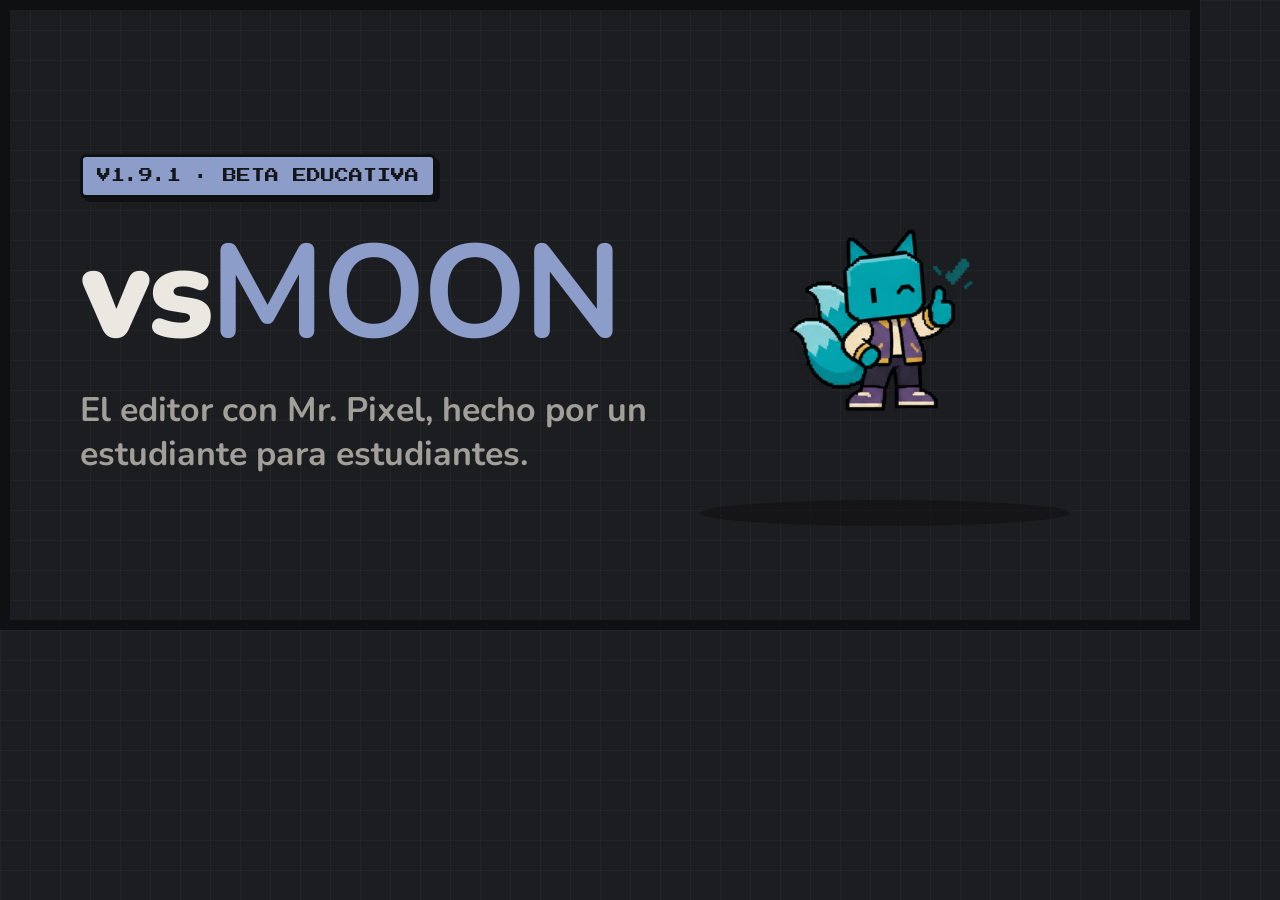
<file: compartir.html>
<!doctype html>
<html lang="es"><head><meta charset="utf-8"><title>Imagen para compartir (1200×630)</title>
<!-- Ábrelo en el navegador a tamaño real y toma una captura de 1200×630 → guárdala como img/compartir.png -->
<link href="https://fonts.googleapis.com/css2?family=Nunito:wght@700;800;900&family=Press+Start+2P&display=swap" rel="stylesheet">
<style>
  *{box-sizing:border-box}
  html,body{margin:0}
  body{width:1200px;height:630px;overflow:hidden;font-family:"Nunito",system-ui,sans-serif;color:#ebe8e1;background:#1c1d21;
    background-image:linear-gradient(rgba(255,255,255,.03) 1px,transparent 1px),linear-gradient(90deg,rgba(255,255,255,.03) 1px,transparent 1px);background-size:30px 30px;
    display:grid;grid-template-columns:1fr 470px;align-items:center;padding:0 70px;border:10px solid #0f1012}
  .chip{display:inline-block;font:14px/1 "Press Start 2P",monospace;color:#15161a;background:#8d9dca;border:3px solid #0f1012;box-shadow:4px 4px 0 #0f1012;padding:12px 14px;border-radius:6px;margin-bottom:34px}
  h1{margin:0;font-size:132px;line-height:.95;font-weight:900;letter-spacing:-3px}
  h1 b{color:#8d9dca}
  p{margin:30px 0 0;font-size:34px;font-weight:700;line-height:1.3;color:#a29f98;max-width:600px}
  .foto{width:440px;height:440px;position:relative;justify-self:center}
  .foto img{position:absolute;inset:0;width:100%;height:100%;object-fit:contain;z-index:2}
  .foto::before{content:"";position:absolute;left:8%;right:8%;bottom:2%;height:26px;border-radius:50%;background:#0f1012;opacity:.55}
  .marco{position:absolute;inset:0;display:grid;place-items:center;text-align:center;border:4px dashed #5a5e6b;border-radius:18px;font:16px/1.8 "Press Start 2P",monospace;color:#5a5e6b;padding:30px}
</style></head>
<body>
  <div>
    <span class="chip">V1.9.1 · BETA EDUCATIVA</span>
    <h1>vs<b>MOON</b></h1>
    <p>El editor con Mr. Pixel, hecho por un estudiante para estudiantes.</p>
  </div>
  <div class="foto">
    <div class="marco">PON A<br>MR. PIXEL</div>
    <img src="img/l.png" alt="" onerror="this.remove()">
  </div>
  <script>document.querySelector('.foto img').addEventListener('load',()=>document.querySelector('.marco').remove())</script>
</body></html>
</file>
<file: css/style.css>
/* =====================================================================
   vsMOON · web de descarga
   Estilo plano: colores apagados, bordes sólidos y sombras duras (sin degradados ni brillos).
   Cambia los colores aquí arriba y cambia toda la web.
   ===================================================================== */
:root {
  --fondo: #1c1d21;
  --fondo-2: #17181b;
  --panel: #25272d;
  --panel-2: #2d3037;
  --borde: #3b3e47;
  --linea: #0f1012;          /* bordes oscuros y sombras duras */
  --texto: #ebe8e1;
  --texto-2: #a29f98;
  --azul: #8d9dca;           /* acento principal, apagado */
  --violeta: #a89bc4;
  --naranja: #cf9a66;
  --verde: #8db39a;
  --oro: #d2b062;
  --rosa: #c48f9d;
  --radio: 12px;
  --sombra: 4px 4px 0 var(--linea);
  --pixel: "Press Start 2P", ui-monospace, monospace;
}

*, *::before, *::after { box-sizing: border-box; }
html { scroll-behavior: smooth; scroll-padding-top: 76px; }
body {
  margin: 0;
  font-family: "Nunito", system-ui, sans-serif;
  font-size: 17px;
  line-height: 1.6;
  color: var(--texto);
  background-color: var(--fondo);
  /* cuadrícula muy tenue, como papel milimetrado */
  background-image:
    linear-gradient(rgba(255, 255, 255, .025) 1px, transparent 1px),
    linear-gradient(90deg, rgba(255, 255, 255, .025) 1px, transparent 1px);
  background-size: 28px 28px;
  overflow-x: hidden;
}
img { max-width: 100%; display: block; }
a { color: inherit; }
h1, h2, h3 { line-height: 1.15; margin: 0 0 .5em; font-weight: 800; }
p { margin: 0 0 1em; }
.wrap { width: min(1140px, 100% - 40px); margin-inline: auto; }
.pixeles { display: none; }

/* ---------- botones ---------- */
.btn {
  display: inline-flex; align-items: center; gap: 12px;
  padding: 11px 20px; cursor: pointer;
  font: 800 15.5px/1 "Nunito", sans-serif; text-decoration: none; color: #15161a;
  background: var(--azul);
  border: 2px solid var(--linea); border-radius: 8px;
  box-shadow: 3px 3px 0 var(--linea);
  transition: transform .12s, box-shadow .12s, background .12s;
}
.btn:hover { transform: translate(-2px, -2px); box-shadow: 5px 5px 0 var(--linea); background: #9eacd4; }
.btn:active { transform: translate(3px, 3px); box-shadow: 0 0 0 var(--linea); }
.btn--mini { padding: 9px 15px; font-size: 14px; box-shadow: 2px 2px 0 var(--linea); }
.btn--mini:hover { box-shadow: 4px 4px 0 var(--linea); }
.btn--fantasma { background: transparent; color: var(--texto); border-color: var(--borde); box-shadow: none; }
.btn--fantasma:hover { background: var(--panel); border-color: var(--texto-2); box-shadow: none; transform: translateY(-1px); }
.btn--grande { padding: 14px 22px 14px 14px; text-align: left; }
.btn__icono { font-size: 22px; display: grid; place-items: center; width: 42px; height: 42px; border-radius: 6px; background: rgba(21, 22, 26, .14); border: 2px solid rgba(21, 22, 26, .35); }
.btn__txt { display: flex; flex-direction: column; gap: 4px; }
.btn__txt b { font-size: 17px; }
.btn__txt small { font-size: 12.5px; font-weight: 700; opacity: .72; }
.btn--apagado { background: var(--panel); color: var(--texto-2); border-color: var(--borde); box-shadow: none; cursor: not-allowed; }
.btn--apagado:hover { transform: none; background: var(--panel); box-shadow: none; }
.btn--apagado .btn__icono { background: var(--panel-2); border-color: var(--borde); }

.chip {
  display: inline-flex; align-items: center; gap: 8px; margin-bottom: 18px;
  padding: 5px 12px; border-radius: 6px; font-size: 14px; font-weight: 700;
  background: var(--panel); color: var(--texto); border: 2px solid var(--borde);
}
.chip--version .punto { width: 9px; height: 9px; border-radius: 50%; background: var(--verde); animation: latido 1.8s infinite; }
@keyframes latido { 50% { opacity: .35; } }

/* ---------- navegación ---------- */
.nav {
  position: sticky; top: 0; z-index: 50;
  display: flex; align-items: center; justify-content: space-between;
  padding: 12px max(20px, calc((100% - 1140px) / 2));
  background: var(--fondo-2);
  border-bottom: 2px solid var(--linea);
}
.logo { display: flex; align-items: center; gap: 10px; text-decoration: none; }
.logo__img { image-rendering: pixelated; }
.logo__txt { font-family: var(--pixel); font-size: 13px; letter-spacing: 1px; margin: 0; }
.logo__txt b { color: var(--azul); }
.nav__links { display: flex; align-items: center; gap: 22px; }
.nav__links a:not(.btn) { text-decoration: none; font-weight: 700; color: var(--texto-2); padding: 4px 0; border-bottom: 2px solid transparent; transition: color .15s, border-color .15s; }
.nav__links a:not(.btn):hover { color: var(--texto); border-color: var(--azul); }
.nav__toggle { display: none; background: none; border: 0; width: 42px; height: 42px; cursor: pointer; padding: 10px; }
.nav__toggle span { display: block; height: 3px; margin: 5px 0; background: var(--texto); transition: .2s; }

/* ---------- hero ---------- */
.hero { position: relative; padding: 70px 0 90px; }
.hero__grid { display: grid; grid-template-columns: 1.1fr .9fr; gap: 40px; align-items: center; }
.hero h1 { font-size: clamp(34px, 5.2vw, 56px); letter-spacing: -1px; }
.resalta { color: var(--azul); text-decoration: underline; text-decoration-thickness: 4px; text-underline-offset: 6px; text-decoration-color: rgba(141, 157, 202, .45); }
.resalta--fuego { color: var(--naranja); text-decoration-color: rgba(207, 154, 102, .45); }
.hero__sub { font-size: 19px; color: var(--texto-2); max-width: 540px; }
.hero__sub strong { color: var(--texto); }
.hero__cta { display: flex; flex-wrap: wrap; gap: 16px; margin: 28px 0 22px; }
.hero__datos { display: flex; flex-wrap: wrap; gap: 8px; list-style: none; padding: 0; margin: 0; }
.hero__datos li { padding: 5px 12px; border-radius: 6px; background: var(--panel); border: 2px solid var(--borde); font-weight: 700; font-size: 14px; }

.hero__mascota { position: relative; display: grid; justify-items: center; }
.slot--hero { width: min(430px, 100%); aspect-ratio: 1; animation: flota 4.5s ease-in-out infinite; z-index: 2; }
@keyframes flota { 50% { transform: translateY(-14px); } }
.plataforma { width: 58%; height: 16px; margin-top: -4px; border-radius: 50%; background: #0f1012; opacity: .55; animation: sombra 4.5s ease-in-out infinite; }
@keyframes sombra { 50% { transform: scale(.82); opacity: .35; } }
.globo {
  position: relative; z-index: 3; align-self: end; justify-self: start; margin: 0 0 -10px 4%;
  max-width: 290px; padding: 11px 16px; border-radius: 10px; font-weight: 800; font-size: 15.5px;
  background: var(--texto); color: #1c1d21; border: 2px solid var(--linea); box-shadow: 3px 3px 0 var(--linea);
  transition: opacity .25s, transform .25s;
}
.globo::after { content: ""; position: absolute; bottom: -12px; left: 36px; width: 14px; height: 14px; background: var(--texto); border-right: 2px solid var(--linea); border-bottom: 2px solid var(--linea); transform: rotate(45deg); }
.globo.cambia { opacity: 0; transform: translateY(6px) scale(.97); }
.bajar { position: absolute; left: 50%; bottom: 20px; translate: -50% 0; width: 40px; height: 40px; display: grid; place-items: center; border-radius: 8px; text-decoration: none; background: var(--panel); border: 2px solid var(--borde); animation: rebote 1.6s infinite; }
@keyframes rebote { 50% { transform: translateY(7px); } }

/* ---------- espacios para imágenes ---------- */
.slot { margin: 0; position: relative; }
.slot img { width: 100%; height: 100%; object-fit: contain; }
.slot--estado { width: 150px; height: 150px; margin: 0 auto 14px; }
.slot--mini { width: 96px; height: 96px; flex: none; }
.slot--paso { width: 100%; aspect-ratio: 4 / 3; border-radius: 8px; overflow: hidden; background: #fff; border: 2px solid var(--linea); margin-bottom: 18px; }
.slot--paso img { object-fit: contain; }
.slot--cta { width: 220px; height: 220px; flex: none; }
.slot--avatar { width: 210px; height: 210px; border-radius: 12px; overflow: hidden; border: 2px solid var(--linea); background: var(--panel); box-shadow: var(--sombra); }
.slot--avatar img { object-fit: cover; }
.slot--dev-pixel { width: 110px; height: 110px; position: absolute; right: -34px; bottom: -14px; }
.slot--pie { width: 150px; height: 100px; align-self: end; margin-bottom: -4px; }

/* Cuando falta la imagen, el JS pinta este recuadro con lo que debes crear */
.slot__vacio {
  width: 100%; height: 100%; min-height: 80px; padding: 10px; border-radius: 10px;
  display: flex; flex-direction: column; align-items: center; justify-content: center; gap: 6px; text-align: center;
  border: 2px dashed #5a5e6b; background: rgba(255, 255, 255, .02);
  color: var(--texto-2); overflow: hidden;
}
.slot__vacio b { font: 8px/1.5 var(--pixel); color: var(--azul); word-break: break-all; }
.slot__vacio span { font-size: 12px; line-height: 1.35; display: -webkit-box; -webkit-line-clamp: 5; -webkit-box-orient: vertical; overflow: hidden; }
.slot--hero .slot__vacio b { font-size: 11px; }
.slot--hero .slot__vacio span { font-size: 15px; -webkit-line-clamp: 8; padding: 0 12px; }
.slot--mini .slot__vacio span, .slot--dev-pixel .slot__vacio span, .slot--pie .slot__vacio span { display: none; }
.slot--mini .slot__vacio b, .slot--dev-pixel .slot__vacio b, .slot--pie .slot__vacio b { font-size: 6px; }
.slot--estado .slot__vacio span { -webkit-line-clamp: 3; font-size: 10.5px; }
.ventana .slot__vacio { border-radius: 0; border: 0; min-height: 200px; }

/* ---------- secciones ---------- */
.seccion { padding: 96px 0; }
.seccion--oscura { background: var(--fondo-2); border-block: 2px solid var(--linea); }
.seccion__cab { text-align: center; max-width: 700px; margin: 0 auto 54px; }
.seccion__cab h2 { font-size: clamp(28px, 4vw, 42px); letter-spacing: -.5px; }
.seccion__sub { color: var(--texto-2); font-size: 18px; }
.etiqueta { display: inline-block; margin-bottom: 14px; padding: 5px 9px; font: 9px/1.6 var(--pixel); letter-spacing: 1px; color: var(--azul); text-transform: uppercase; border: 2px solid currentColor; border-radius: 4px; }
.etiqueta--naranja { color: var(--naranja); }
.etiqueta--verde { color: var(--verde); }
.nota-centro { text-align: center; color: var(--texto-2); margin-top: 34px; }

/* ---------- Mr. Pixel: estados ---------- */
.pixel-grid { display: grid; grid-template-columns: repeat(4, 1fr); gap: 20px; }
.estado {
  --c: var(--azul);
  position: relative; padding: 26px 20px 22px; text-align: center; border-radius: var(--radio);
  background: var(--panel); border: 2px solid var(--linea); box-shadow: var(--sombra);
  transition: transform .25s, box-shadow .25s;
}
.estado:hover { transform: translate(-3px, -6px) rotate(-.6deg); box-shadow: 7px 10px 0 var(--linea); }
.estado::before { content: ""; position: absolute; left: -2px; right: -2px; top: -2px; height: 8px; border-radius: 10px 10px 0 0; background: var(--c); border: 2px solid var(--linea); }
.estado--feliz { --c: var(--verde); }
.estado--animo { --c: var(--naranja); }
.estado--descanso { --c: var(--violeta); }
.estado--foco { --c: var(--azul); }
.estado h3 { font-size: 19px; margin-top: 6px; }
.estado p { color: var(--texto-2); font-size: 15.5px; }
.burbuja { display: inline-block; padding: 7px 12px; border-radius: 6px; font-size: 13.5px; font-weight: 700; color: var(--texto); background: var(--panel-2); border: 2px dashed var(--borde); }

/* ---------- Estudio / racha ---------- */
.estudio-grid { display: grid; grid-template-columns: minmax(0, 1fr) minmax(0, 1.25fr); gap: 44px; align-items: center; }
.estudio-grid > *, .estudio-info, .racha, .lista-iconos li > div { min-width: 0; }
.racha { padding: 24px; border-radius: var(--radio); background: var(--panel); border: 2px solid var(--linea); box-shadow: var(--sombra); margin-bottom: 26px; }
.racha__cab { display: flex; gap: 16px; align-items: center; }
.racha__cab h3 { font-size: 23px; margin-bottom: 4px; }
.racha__cab p { margin: 0; color: var(--texto-2); font-size: 15px; }
.fuego { display: inline-block; animation: llama 1.1s ease-in-out infinite alternate; transform-origin: 50% 90%; }
@keyframes llama { from { transform: scale(1) rotate(-4deg); } to { transform: scale(1.15) rotate(4deg); } }
.racha__dias { display: grid; grid-template-columns: repeat(7, minmax(0, 1fr)); gap: 8px; margin: 22px 0 14px; }
.dia { aspect-ratio: 1; border-radius: 8px; border: 2px solid var(--borde); background: var(--fondo-2); color: var(--texto-2); font: 700 15px "Nunito", sans-serif; cursor: pointer; position: relative; transition: transform .15s, background .2s, border-color .2s; }
.dia:hover { transform: translateY(-3px); border-color: var(--texto-2); }
.dia.on { background: var(--oro); border-color: var(--linea); color: #2b2310; box-shadow: 2px 2px 0 var(--linea); }
.dia.on span { display: none; }
.dia.on::after { content: "🔥"; font-size: 22px; }
.racha__pie { margin: 0; font-weight: 700; }
.racha__pie b { font: 22px var(--pixel); color: var(--oro); margin-right: 6px; }
.racha__pie small { color: var(--texto-2); font-weight: 600; margin-left: 6px; }

.lista-iconos { list-style: none; margin: 0; padding: 0; display: grid; gap: 14px; }
.lista-iconos li { display: flex; gap: 14px; align-items: flex-start; }
.lista-iconos li > span { flex: none; width: 44px; height: 44px; display: grid; place-items: center; font-size: 22px; border-radius: 8px; background: var(--panel); border: 2px solid var(--linea); }
.lista-iconos b { display: block; font-size: 17px; }
.lista-iconos p { margin: 0; color: var(--texto-2); font-size: 15px; }

.ventana { border-radius: 10px; overflow: hidden; background: #0f1012; border: 2px solid var(--linea); box-shadow: 6px 6px 0 var(--linea); }
.ventana__barra { display: flex; align-items: center; gap: 7px; padding: 9px 14px; background: var(--panel-2); border-bottom: 2px solid var(--linea); font-size: 12.5px; font-weight: 700; color: var(--texto-2); }
.ventana__barra i { width: 11px; height: 11px; border-radius: 50%; background: #b8706a; border: 1.5px solid var(--linea); }
.ventana__barra i:nth-child(2) { background: var(--oro); }
.ventana__barra i:nth-child(3) { background: var(--verde); margin-right: 8px; }
.ventana img { width: 100%; }
.estudio-captura { transform: perspective(1400px) rotateY(-5deg); transition: transform .4s; }
.estudio-captura:hover { transform: none; }
.niveles { display: flex; gap: 10px; justify-content: center; margin-top: 22px; }
.insignia { padding: 5px 13px; border-radius: 6px; font: 800 13px "Nunito", sans-serif; color: #1c1710; border: 2px solid var(--linea); box-shadow: 2px 2px 0 var(--linea); }
.insignia--bronce { background: #c08a5a; }
.insignia--plata { background: #c3c8d0; }
.insignia--oro { background: var(--oro); }

/* ---------- funciones ---------- */
.funciones { display: grid; grid-template-columns: repeat(4, 1fr); gap: 18px; }
.func { padding: 22px 20px; border-radius: var(--radio); background: var(--panel); border: 2px solid var(--linea); box-shadow: var(--sombra); transition: transform .2s, box-shadow .2s; }
.func:hover { transform: translate(-3px, -5px); box-shadow: 7px 9px 0 var(--linea); }
.func__ico { display: grid; place-items: center; width: 48px; height: 48px; margin-bottom: 14px; font-size: 24px; border-radius: 8px; background: var(--azul); border: 2px solid var(--linea); }
.func:nth-child(4n+2) .func__ico { background: var(--naranja); }
.func:nth-child(4n+3) .func__ico { background: var(--verde); }
.func:nth-child(4n+4) .func__ico { background: var(--violeta); }
.func h3 { font-size: 18px; margin-bottom: 6px; }
.func p { margin: 0; color: var(--texto-2); font-size: 15px; }
.mini-lista { display: flex; flex-wrap: wrap; gap: 10px; justify-content: center; list-style: none; padding: 0; margin: 36px 0 0; }
.mini-lista li { padding: 7px 14px; border-radius: 6px; font-weight: 700; font-size: 14.5px; background: var(--panel); border: 2px dashed var(--borde); }

/* ---------- galería ---------- */
.galeria { display: grid; grid-template-columns: repeat(3, 1fr); gap: 26px; }
.captura { margin: 0; }
.captura--grande { grid-column: 1 / -1; }
.captura figcaption { margin-top: 14px; text-align: center; color: var(--texto-2); font-size: 15px; font-weight: 600; }
.captura .ventana { transition: transform .25s, box-shadow .25s; }
.captura:hover .ventana { transform: translate(-3px, -5px); box-shadow: 9px 11px 0 var(--linea); }
.captura--grande .ventana { max-width: 900px; margin-inline: auto; }

/* ---------- instalación ---------- */
.pasos { display: grid; grid-template-columns: 300px 1fr; gap: 34px; align-items: start; }
.pasos__lista { list-style: none; margin: 0; padding: 0; display: grid; gap: 8px; counter-reset: p; position: relative; }
.pasos__lista li { counter-increment: p; }
.pasos__lista button {
  width: 100%; display: flex; align-items: center; gap: 14px; padding: 10px 12px; border-radius: 8px; text-align: left;
  font: 700 15.5px "Nunito", sans-serif; color: var(--texto-2); background: transparent; border: 2px solid transparent; cursor: pointer; transition: .2s;
}
.pasos__lista button::before { content: counter(p); flex: none; width: 32px; height: 32px; display: grid; place-items: center; border-radius: 6px; font: 10px var(--pixel); background: var(--panel-2); color: var(--texto); border: 2px solid var(--linea); }
.pasos__lista button:hover { background: var(--panel); color: var(--texto); }
.pasos__lista .activo button { background: var(--panel); border-color: var(--linea); color: var(--texto); box-shadow: 3px 3px 0 var(--linea); }
.pasos__lista .activo button::before { background: var(--azul); color: #15161a; }
.pasos__lista .hecho button::before { content: "✓"; background: var(--verde); color: #15221a; font: 800 16px "Nunito", sans-serif; }

.pasos__escena { padding: 22px; border-radius: var(--radio); background: var(--panel); border: 2px solid var(--linea); box-shadow: var(--sombra); }
.paso h3 { font-size: 24px; display: flex; align-items: center; gap: 12px; }
.paso p { color: var(--texto-2); margin-bottom: 0; }
.num { display: grid; place-items: center; width: 38px; height: 38px; border-radius: 6px; font: 12px var(--pixel); color: #15161a; background: var(--azul); border: 2px solid var(--linea); }
.js .paso { display: none; }
.js .paso.activo { display: block; animation: entra .35s ease; }
@keyframes entra { from { opacity: 0; transform: translateX(14px); } }
.pasos__ctrl { display: flex; align-items: center; justify-content: space-between; margin-top: 22px; padding-top: 18px; border-top: 2px dashed var(--borde); }
.pasos__cont { font: 11px var(--pixel); color: var(--texto-2); }
.no-js .pasos__ctrl, .no-js .pasos__lista { display: none; }
.no-js .paso { margin-bottom: 34px; }

.linux { display: flex; align-items: center; gap: 20px; margin-top: 44px; padding: 18px 24px; border-radius: var(--radio); background: var(--panel); border: 2px dashed #5b7364; }
.linux h3 { margin-bottom: 2px; font-size: 22px; }
.linux p { margin: 0; color: var(--texto-2); }

/* ---------- CTA ---------- */
.cta { padding: 64px 0; background: var(--azul); color: #15161a; border-block: 2px solid var(--linea); }
.cta__grid { display: flex; align-items: center; justify-content: center; gap: 40px; }
.cta h2 { font-size: clamp(26px, 3.6vw, 38px); }
.cta p { font-size: 18px; font-weight: 700; opacity: .85; }
.cta .btn { background: #1c1d21; color: var(--texto); border-color: #0f1012; box-shadow: 4px 4px 0 #0f1012; }
.cta .btn:hover { background: #26282e; box-shadow: 6px 6px 0 #0f1012; }
.cta .btn__icono { background: rgba(255, 255, 255, .08); border-color: rgba(255, 255, 255, .2); }
.cta .slot__vacio { border-color: rgba(21, 22, 26, .55); color: #15161a; background: rgba(255, 255, 255, .18); }
.cta .slot__vacio b { color: #15161a; }

/* ---------- desarrollador ---------- */
.dev { display: grid; grid-template-columns: auto 1fr; gap: 46px; align-items: center; padding: 36px; border-radius: 16px; background: var(--panel); border: 2px solid var(--linea); box-shadow: 6px 6px 0 var(--linea); }
.dev__foto { position: relative; margin-right: 24px; }
.dev h3 { font-size: 30px; }
.dev__texto > p { color: var(--texto-2); }
.dev blockquote { margin: 18px 0 4px; padding: 12px 16px; border-left: 4px solid var(--violeta); background: var(--panel-2); font-weight: 700; font-style: italic; }
.dev__roles { margin-top: 16px; }
.dev__roles h4 { margin: 0 0 8px; font-size: 16px; }
.dev__roles ul { display: flex; flex-wrap: wrap; gap: 8px; margin: 0; padding: 0; list-style: none; }
.dev__roles li { padding: 4px 10px; border: 1px solid var(--borde); border-radius: 6px; background: var(--panel-2); color: var(--texto); font-size: 14px; font-weight: 700; }
.dev__nota { font-size: 13px; opacity: .6; }
.dev__links { display: flex; flex-wrap: wrap; gap: 10px; margin-top: 18px; }

/* ---------- pie ---------- */
.pie { padding: 50px 0 22px; border-top: 2px solid var(--linea); background: var(--fondo-2); }
.pie__grid { display: flex; justify-content: space-between; align-items: flex-end; gap: 30px; flex-wrap: wrap; }
.pie__peq { margin: 4px 0 0; color: var(--texto-2); font-size: 14.5px; }
.pie__links { display: flex; flex-direction: column; gap: 6px; }
.pie__links a { color: var(--texto-2); text-decoration: none; font-weight: 700; }
.pie__links a:hover { color: var(--texto); text-decoration: underline; text-underline-offset: 4px; }
.pie__copy { text-align: center; margin: 34px 0 0; color: var(--texto-2); font-size: 13.5px; }
main, .pie { position: relative; z-index: 1; }

/* ---------- aparecer al hacer scroll ---------- */
.js .reveal { opacity: 0; transform: translateY(26px); transition: opacity .6s ease, transform .6s ease; transition-delay: var(--delay, 0s); }
.js .reveal.visto { opacity: 1; transform: none; }

.toast { position: fixed; left: 50%; bottom: 28px; translate: -50% 30px; z-index: 99; padding: 11px 18px; border-radius: 8px; font-weight: 800; background: var(--texto); color: #1c1d21; border: 2px solid var(--linea); box-shadow: 3px 3px 0 var(--linea); opacity: 0; pointer-events: none; transition: .3s; }
.toast.on { opacity: 1; translate: -50% 0; }

/* ---------- responsive ---------- */
@media (max-width: 1000px) {
  .pixel-grid { grid-template-columns: repeat(2, 1fr); }
  .funciones { grid-template-columns: repeat(2, 1fr); }
  .galeria { grid-template-columns: repeat(2, 1fr); }
  .estudio-grid { grid-template-columns: minmax(0, 1fr); }
  .estudio-captura { transform: none; }
}
@media (max-width: 820px) {
  .hero { padding-top: 40px; }
  .hero__grid { grid-template-columns: 1fr; text-align: center; }
  .hero__sub { margin-inline: auto; }
  .hero__cta, .hero__datos { justify-content: center; }
  .hero__mascota { order: -1; justify-self: center; width: 100%; }
  .slot--hero { width: min(300px, 80%); margin-inline: auto; }
  .globo { justify-self: center; margin: 0 0 -6px; }
  .nav__toggle { display: block; }
  .nav__links { position: absolute; top: 100%; left: 0; right: 0; flex-direction: column; align-items: stretch; gap: 0; padding: 10px 20px 20px; background: var(--fondo-2); border-bottom: 2px solid var(--linea); display: none; }
  .nav__links.abierto { display: flex; }
  .nav__links a { padding: 12px 4px; }
  .nav__links .btn { justify-content: center; margin-top: 8px; }
  .pasos { grid-template-columns: minmax(0, 1fr); }
  .pasos__lista { min-width: 0; grid-template-columns: repeat(7, minmax(0, 1fr)); gap: 6px; padding: 2px 2px 8px; }
  .pasos__escena { min-width: 0; }
  .pasos__lista button { min-width: 0; padding: 2px; justify-content: center; }
  .pasos__lista button::before { width: 26px; height: 26px; }
  .pasos__lista button span { display: none; }
  .dev { grid-template-columns: 1fr; text-align: center; padding: 28px 22px; }
  .dev__foto { margin: 0 auto; }
  .dev__roles ul { justify-content: center; }
  .dev__links { justify-content: center; }
  .dev blockquote { text-align: left; }
  .cta__grid { flex-direction: column; text-align: center; }
  .pie__grid { flex-direction: column; align-items: center; text-align: center; }
  .slot--pie { align-self: center; }
  .pie__links { align-items: center; }
  .linux { flex-direction: column; text-align: center; }
}
@media (max-width: 560px) {
  body { font-size: 16px; }
  .seccion { padding: 70px 0; }
  .pixel-grid, .funciones, .galeria { grid-template-columns: 1fr; }
  .btn--grande { width: 100%; }
  .racha__cab { flex-direction: column; text-align: center; }
  .racha { padding: 16px; }
  .racha__dias { gap: 4px; }
  .pasos__escena { padding: 16px; }
}
@media (prefers-reduced-motion: reduce) {
  *, *::before, *::after { animation: none !important; transition: none !important; scroll-behavior: auto !important; }
  .js .reveal { opacity: 1; transform: none; }
}

/* =====================================================================
   GAFETE COLGADO (derecha) · se anima con js/gafete.js
   ===================================================================== */
.gafete { position: fixed; inset: 0; z-index: 45; pointer-events: none; }
.gafete__cuerda { position: absolute; left: 0; top: 0; }
.gafete__tarjeta {
  position: absolute; left: 0; top: 0; width: 150px; height: 214px;
  perspective: 800px; transform-origin: 50% 0;
  pointer-events: auto; touch-action: none; cursor: grab;
  -webkit-user-select: none; user-select: none; will-change: transform; outline: none;
  opacity: 0; transition: opacity .3s;
}
.gafete.listo .gafete__tarjeta { opacity: 1; }
.gafete__tarjeta.arrastrando { cursor: grabbing; }
.gafete__tarjeta:focus-visible .cara { outline: 3px solid var(--oro); outline-offset: 3px; }
.gafete__giro { position: absolute; inset: 0; transform-style: preserve-3d; transition: transform .9s cubic-bezier(.3, 1.5, .5, 1); }

.cara {
  position: absolute; inset: 0; display: flex; flex-direction: column;
  backface-visibility: hidden; -webkit-backface-visibility: hidden;
  background: var(--texto); color: #1c1d21;
  border: 2px solid var(--linea); border-radius: 12px; box-shadow: 4px 4px 0 var(--linea);
}
.cara--dorso { transform: rotateY(180deg); --cara: var(--verde); --foto: #cfe0d5; }
.cara--frente { --cara: var(--azul); --foto: #cfd6ea; }

/* argolla metálica por donde entra la cuerda */
.cara__clip { position: absolute; left: 50%; top: -13px; width: 38px; height: 24px; margin-left: -19px; border: 2px solid var(--linea); border-radius: 7px 7px 3px 3px; background: #b3b7bf; }
.cara__clip::after { content: ""; position: absolute; left: 50%; bottom: 4px; width: 20px; height: 6px; margin-left: -10px; border-radius: 3px; background: var(--linea); }

.cara__cab { display: flex; justify-content: space-between; align-items: center; height: 36px; padding: 10px 12px 0; background: var(--cara); border-bottom: 2px solid var(--linea); border-radius: 10px 10px 0 0; font: 7px/1 var(--pixel); }
.cara__cab i { font-style: normal; padding: 3px 5px; border: 1.5px solid var(--linea); border-radius: 3px; background: rgba(255, 255, 255, .35); }
.cara__foto { margin: 10px 12px 0; height: 104px; border: 2px solid var(--linea); border-radius: 8px; overflow: hidden; background: var(--foto); }
.cara__foto img { width: 100%; height: 100%; object-fit: contain; }
.cara--dorso .cara__foto img { object-fit: cover; }
.cara__foto .slot__vacio { min-height: 0; padding: 4px; border: 0; border-radius: 0; background: transparent; color: #3a3d45; gap: 3px; }
.cara__foto .slot__vacio b { font-size: 5px; color: #3a3d45; }
.cara__foto .slot__vacio span { font-size: 9px; line-height: 1.25; -webkit-line-clamp: 4; }
.cara__datos { padding: 7px 12px 0; line-height: 1.2; }
.cara__datos strong { display: block; font-size: 14.5px; font-weight: 900; text-transform: uppercase; letter-spacing: 0; white-space: nowrap; overflow: hidden; text-overflow: ellipsis; }
.cara__datos span { font-size: 11px; font-weight: 700; color: #55585f; }
.cara__pie { margin-top: auto; display: flex; flex-direction: column; gap: 4px; padding: 0 12px 9px; }
.cara__pie small { font-size: 10px; font-weight: 800; color: #55585f; }
.codigo { height: 11px; background: repeating-linear-gradient(90deg, #1c1d21 0 2px, transparent 2px 4px, #1c1d21 4px 5px, transparent 5px 8px); }

.gafete__pista { position: absolute; left: 50%; top: 100%; margin-top: 14px; translate: -50% 0; white-space: nowrap; padding: 5px 10px; border-radius: 6px; font-size: 12.5px; font-weight: 800; background: var(--panel); color: var(--texto); border: 2px solid var(--linea); box-shadow: 2px 2px 0 var(--linea); animation: pista 2.4s ease-in-out infinite; pointer-events: none; }
@keyframes pista { 50% { transform: translateY(5px); } }
.gafete.usado .gafete__pista { display: none; }

@media (max-width: 899px) {
  .gafete {
    position: fixed; inset: 0; z-index: 45;
  }
  .gafete__tarjeta {
    left: 0; top: 0; right: auto; bottom: auto;
    transform-origin: 50% 0;
  }
  .gafete__pista { display: none; }
}
@media (prefers-reduced-motion: reduce) { .gafete__giro { transition-duration: .01s; } }
</file>
<file: css/extras.css>
/* =====================================================================
   vsMOON · estilos extra: requisitos, registro de cambios y hoja de ruta
   (usa las variables de style.css; no toca nada de lo que ya existe)
   ===================================================================== */

/* ---------- requisitos del sistema (junto al botón de descarga) ---------- */
.requisitos { display: flex; flex-wrap: wrap; gap: 10px; list-style: none; padding: 0; margin: 0 0 20px; }
.requisitos li {
  display: flex; align-items: center; gap: 10px; padding: 8px 14px 8px 10px;
  background: var(--panel); border: 2px solid var(--borde); border-radius: 8px;
}
.requisitos li > span { display: grid; place-items: center; width: 32px; height: 32px; font-size: 17px; border-radius: 6px; background: var(--panel-2); border: 2px solid var(--linea); }
.requisitos b { display: block; font-size: 12px; line-height: 1.2; color: var(--texto-2); text-transform: uppercase; letter-spacing: .6px; }
.requisitos small { display: block; font-size: 14.5px; font-weight: 800; line-height: 1.3; color: var(--texto); }
.requisitos li[hidden] { display: none; }

/* ---------- novedades ---------- */
.novedades { display: grid; grid-template-columns: 1.1fr 1fr; gap: 26px; align-items: start; }

.cambios, .ruta { padding: 26px; border-radius: var(--radio); background: var(--panel); border: 2px solid var(--linea); box-shadow: var(--sombra); }
.cambios__cab { display: flex; align-items: center; justify-content: space-between; gap: 12px; flex-wrap: wrap; margin-bottom: 14px; }
.cambios__cab h3 { margin: 0; font-size: 23px; }
.version-tag { font: 9px/1 var(--pixel); padding: 7px 9px; border-radius: 4px; color: #15161a; background: var(--azul); border: 2px solid var(--linea); box-shadow: 2px 2px 0 var(--linea); }
.cambios__fecha { margin: -6px 0 14px; color: var(--texto-2); font-size: 14px; font-weight: 700; }

.cambios__grupo { padding-top: 14px; margin-top: 14px; border-top: 2px dashed var(--borde); }
.cambios__grupo h4 { margin: 0 0 10px; }
.tag { display: inline-block; padding: 4px 10px; border-radius: 5px; font: 800 12.5px "Nunito", sans-serif; text-transform: uppercase; letter-spacing: .6px; color: #15161a; border: 2px solid var(--linea); }
.tag--nuevo { background: var(--verde); }
.tag--mejora { background: var(--azul); }
.tag--fix { background: var(--naranja); }
.cambios__grupo ul { margin: 0; padding: 0; list-style: none; display: grid; gap: 8px; }
.cambios__grupo li { position: relative; padding-left: 22px; color: var(--texto-2); font-size: 15.5px; }
.cambios__grupo li::before { content: ""; position: absolute; left: 3px; top: .62em; width: 8px; height: 8px; background: var(--texto-2); }  /* viñeta cuadrada, estilo pixel */

/* ---------- hoja de ruta ---------- */
.ruta__cuenta { font: 9px/1 var(--pixel); color: var(--texto-2); }
.ruta__barra { height: 12px; margin-bottom: 18px; border: 2px solid var(--linea); border-radius: 4px; background: var(--fondo-2); overflow: hidden; }
.ruta__barra i { display: block; height: 100%; width: 0; background: var(--verde); border-right: 2px solid var(--linea); transition: width 1.1s cubic-bezier(.3, 1, .4, 1); }

.ruta__lista { list-style: none; margin: 0; padding: 0; display: grid; gap: 10px; }
.ruta__lista li { display: flex; align-items: center; gap: 14px; padding: 12px 14px; border-radius: 8px; background: var(--fondo-2); border: 2px solid var(--borde); transition: transform .15s, border-color .15s; }
.ruta__lista li:hover { transform: translateX(4px); border-color: var(--texto-2); }
.ruta__lista b { display: block; font-size: 16px; line-height: 1.25; }
.ruta__lista small { color: var(--texto-2); font-size: 13.5px; font-weight: 600; }
.ruta__lista div { flex: 1; }
.ruta__lista em { flex: none; font: 800 12px "Nunito", sans-serif; font-style: normal; text-transform: uppercase; letter-spacing: .6px; padding: 3px 9px; border-radius: 5px; border: 2px solid currentColor; color: var(--texto-2); }

.caja { flex: none; position: relative; width: 24px; height: 24px; border-radius: 5px; border: 2px solid var(--borde); background: transparent; }
.ruta__lista .hecho { border-color: rgba(141, 179, 154, .45); }
.ruta__lista .hecho .caja { background: var(--verde); border-color: var(--linea); }
.ruta__lista .hecho .caja::after { content: "✓"; position: absolute; inset: 0; display: grid; place-items: center; font: 900 15px "Nunito", sans-serif; color: #15221a; }
.ruta__lista .hecho em { color: var(--verde); }
.ruta__lista .curso { border-color: rgba(207, 154, 102, .6); }
.ruta__lista .curso .caja { border-color: var(--naranja); }
.ruta__lista .curso .caja::after { content: ""; position: absolute; inset: 5px; background: var(--naranja); animation: latido 1.4s infinite; }
.ruta__lista .curso em { color: var(--naranja); }
.ruta__lista .pronto .caja { border-style: dashed; }
.ruta__lista .pronto { border-style: dashed; }

.ruta__pie { display: flex; align-items: center; justify-content: space-between; gap: 12px; flex-wrap: wrap; margin: 20px 0 0; padding-top: 16px; border-top: 2px dashed var(--borde); color: var(--texto-2); font-weight: 700; }

@media (max-width: 900px) { .novedades { grid-template-columns: 1fr; } }
@media (max-width: 560px) {
  .requisitos li { flex: 1 1 100%; }
  .cambios, .ruta { padding: 20px; }
}
</file>
